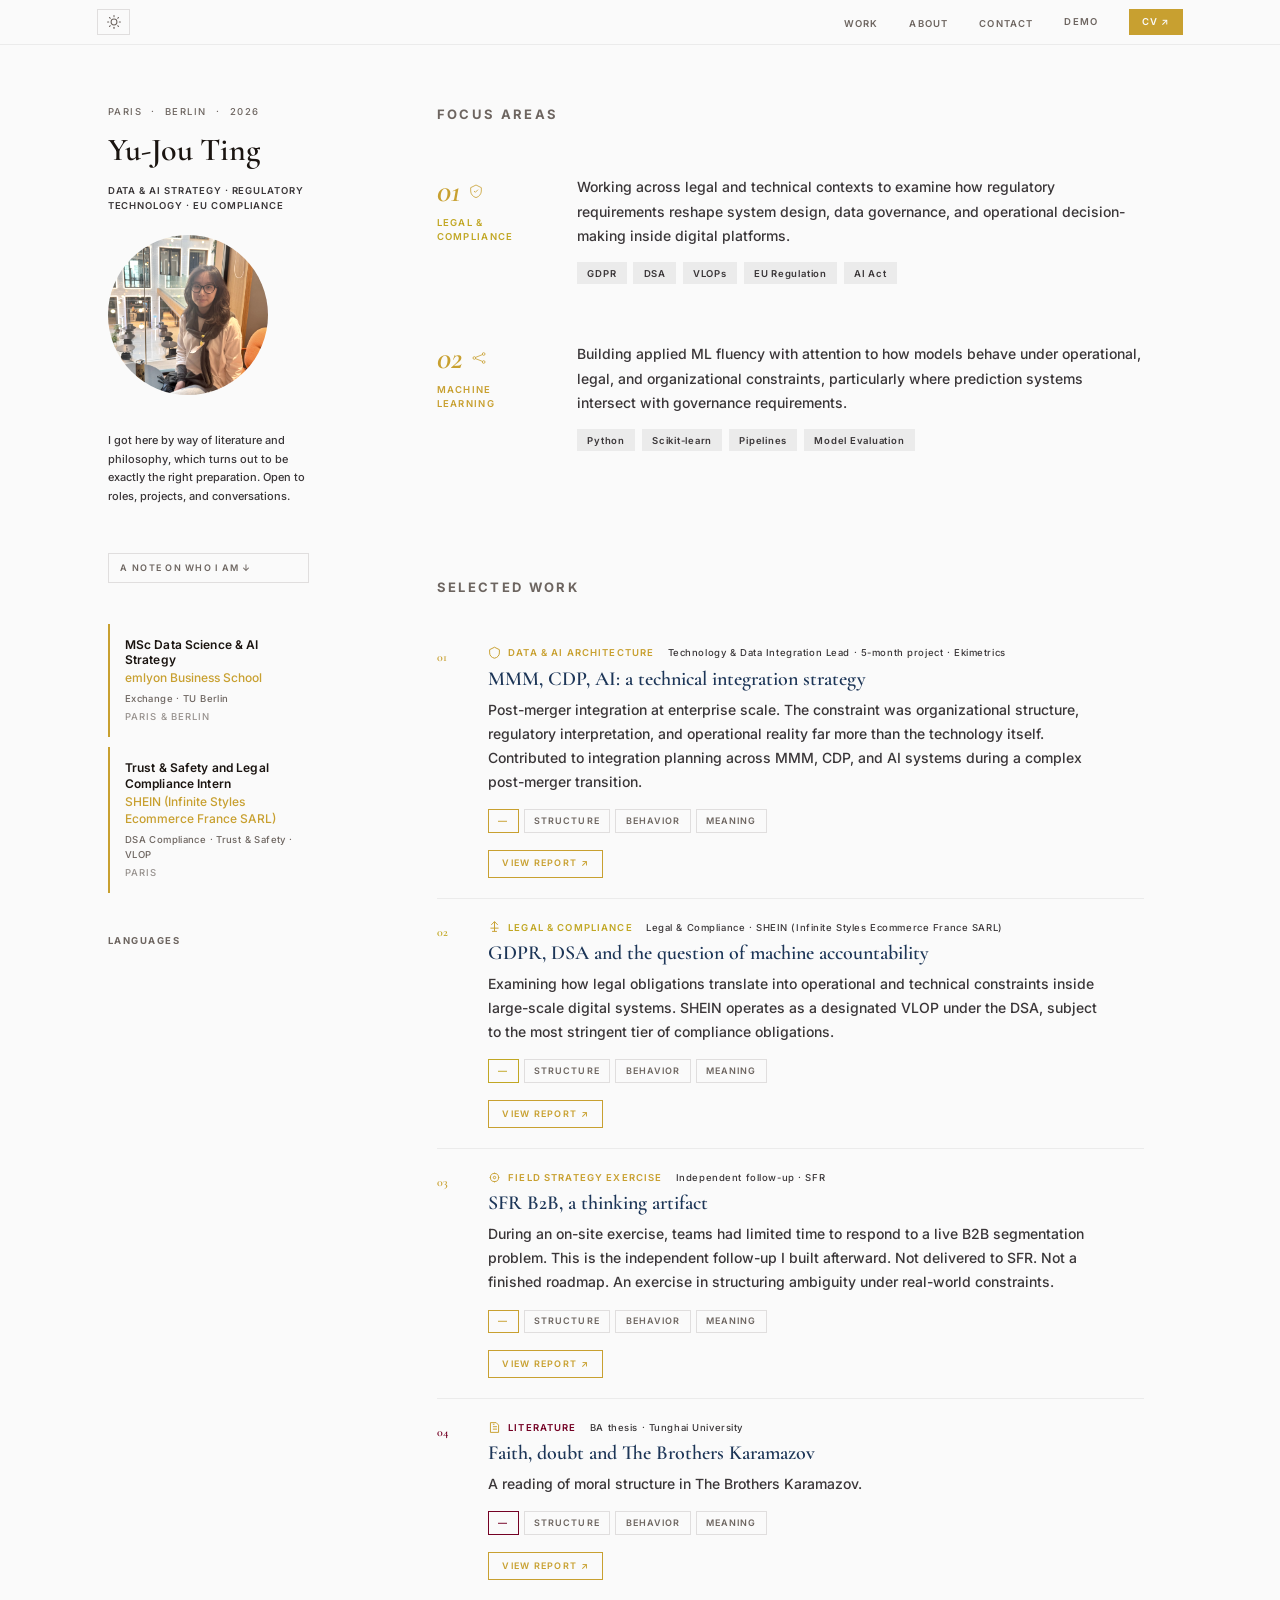
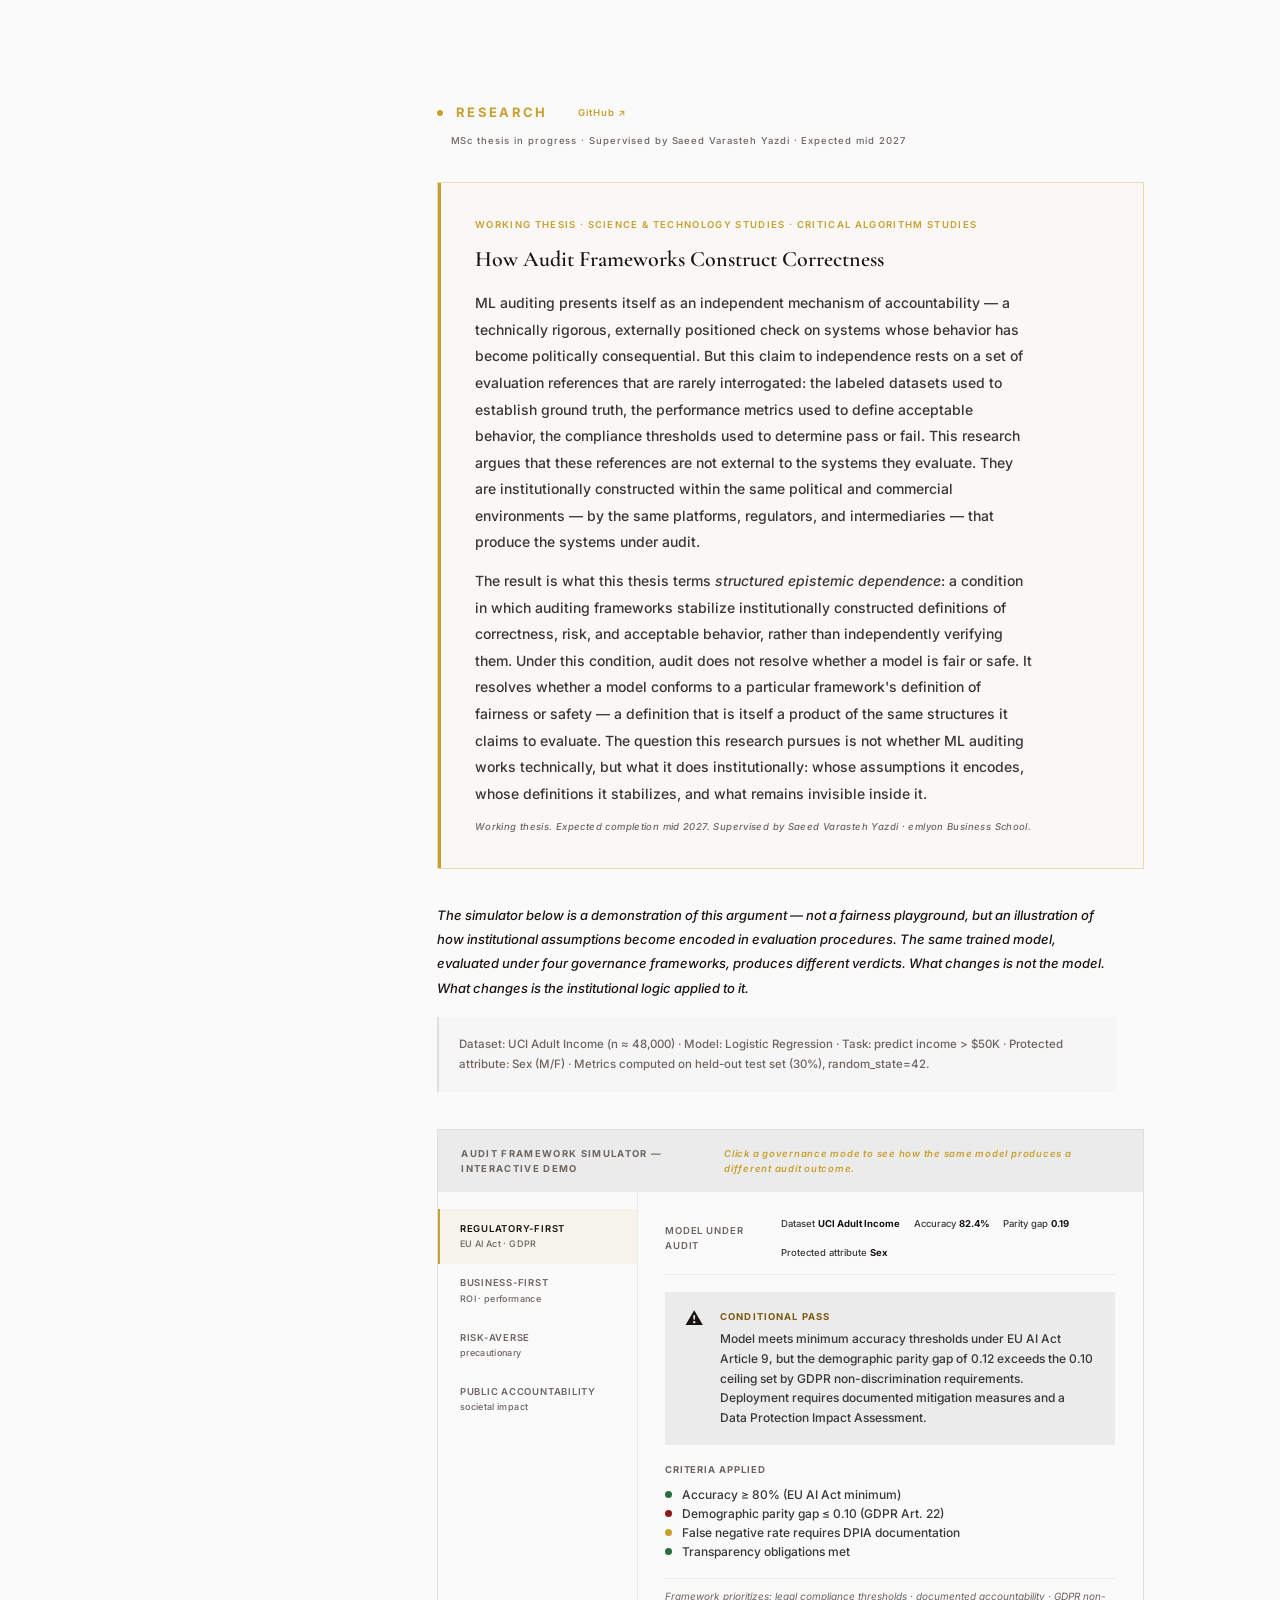
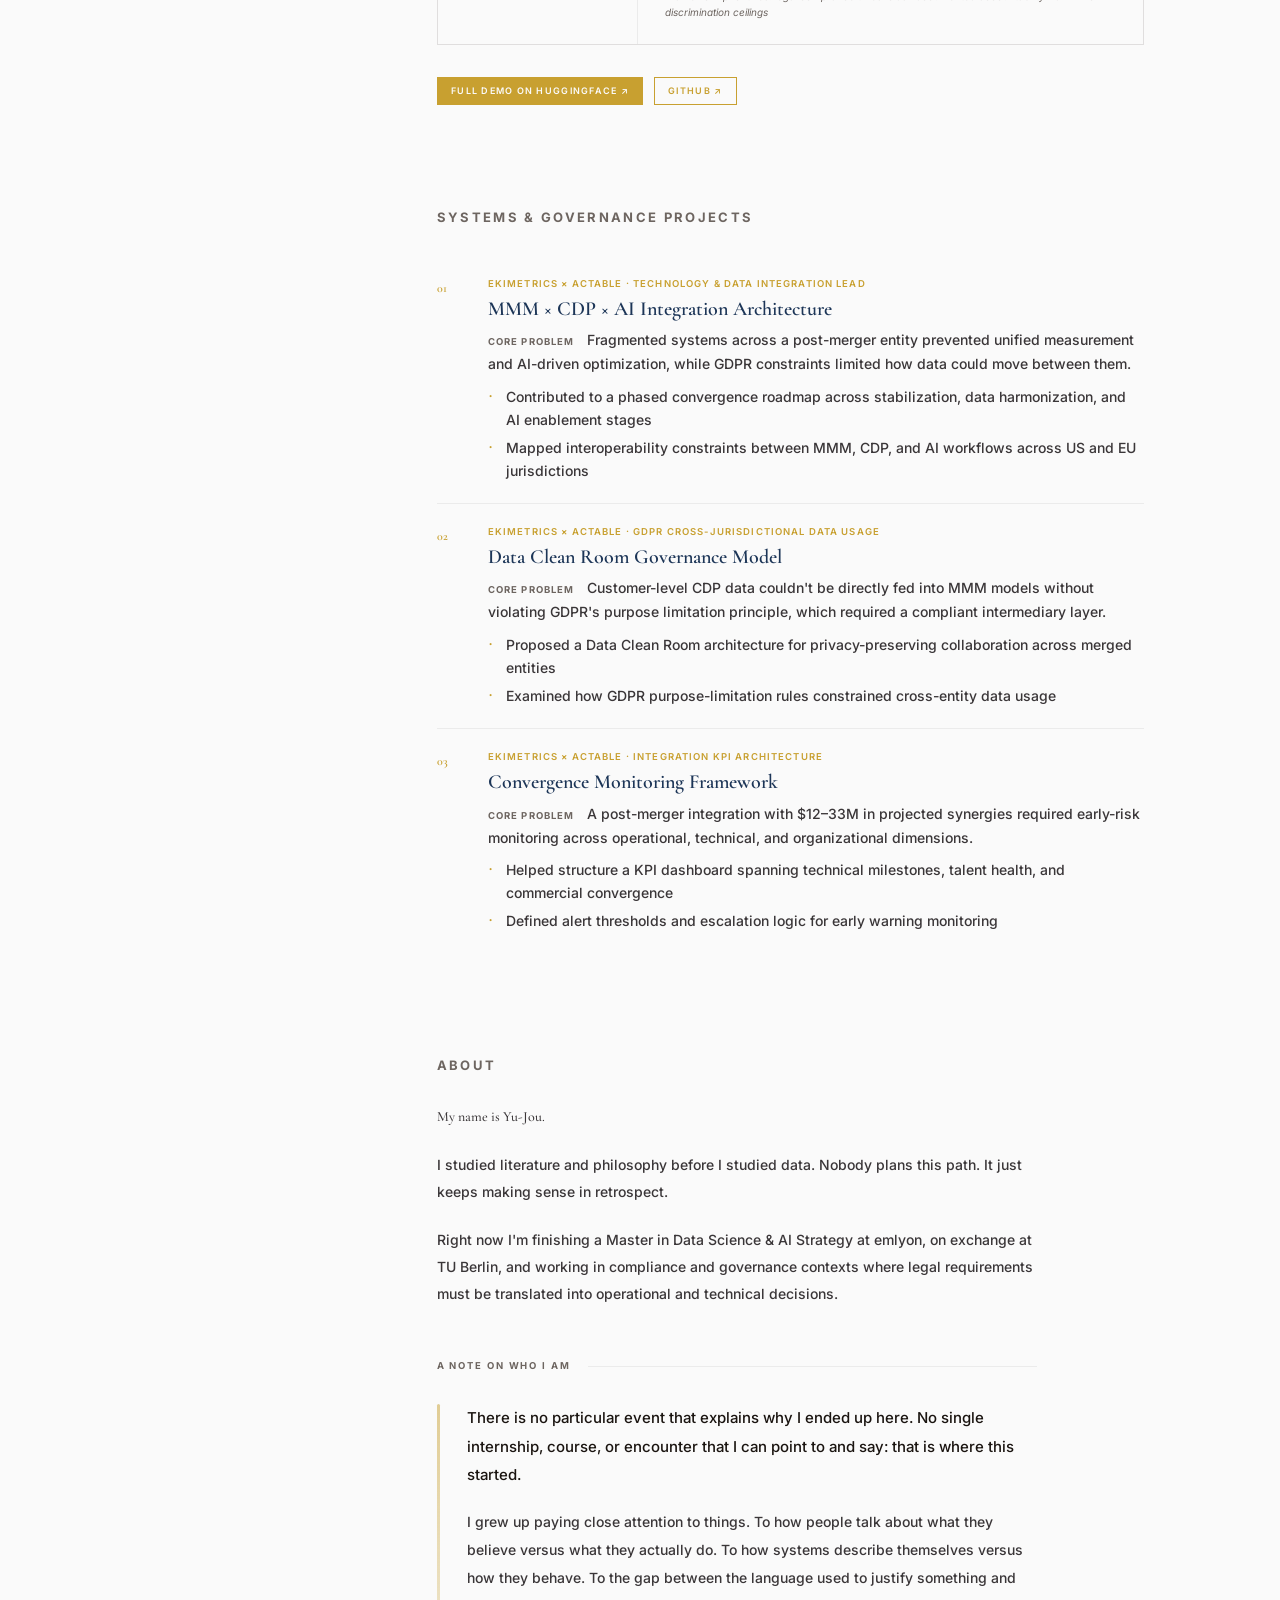
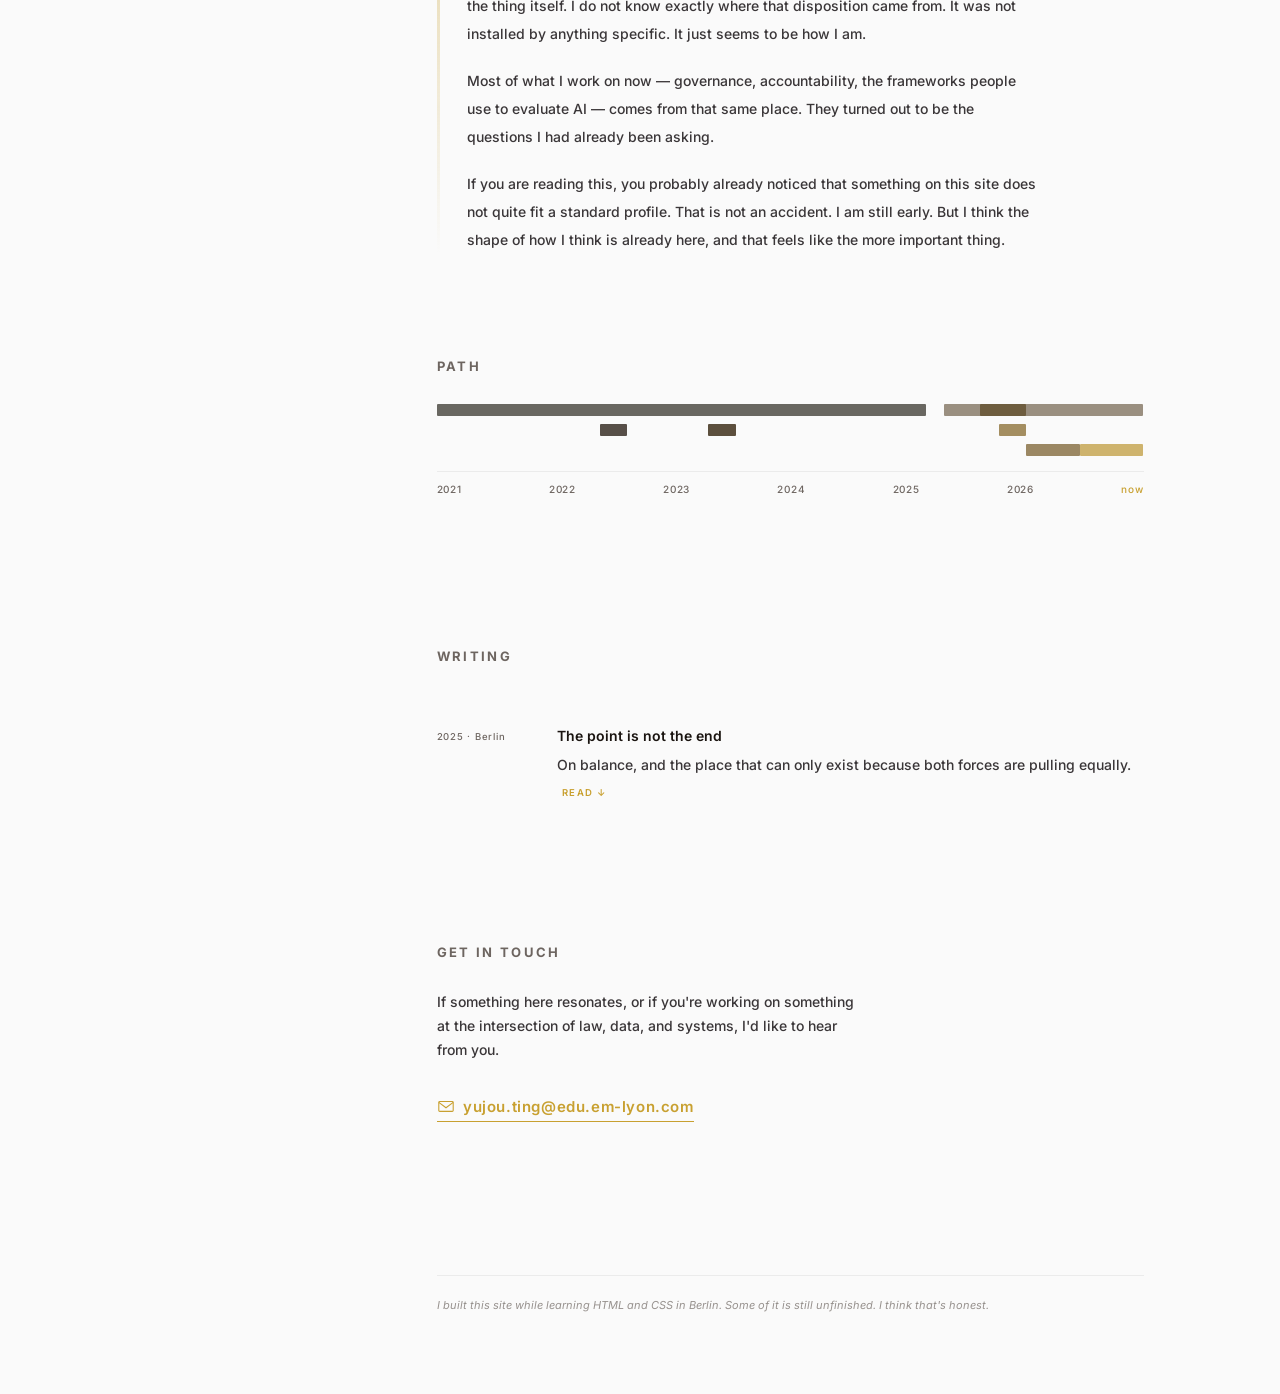
<file: index.html>
<!DOCTYPE html>
<html lang="en">
<head>
  <meta charset="UTF-8">
  <meta name="viewport" content="width=device-width, initial-scale=1.0">
  <title>Yu-Jou Ting — AI Governance · Regulatory Technology · Data Strategy</title>
  <meta name="description" content="Yu-Jou (Everdinne) — Master in Data Science & AI Strategy at emlyon. Working at the intersection of GDPR/DSA compliance, AI governance, Trust & Safety, and VLOP regulatory frameworks. Based in Paris & Berlin.">
  <meta property="og:title" content="Yu-Jou Ting — Data & AI Strategy">
  <meta property="og:description" content="Data & AI Strategy · Regulatory Technology · EU Compliance. Based in Paris & Berlin.">
  <meta property="og:type" content="website">
  <meta name="theme-color" content="#fafafa">
  <link rel="preconnect" href="https://fonts.googleapis.com">
  <link rel="preconnect" href="https://fonts.gstatic.com" crossorigin>
  <link href="https://fonts.googleapis.com/css2?family=Cormorant+Garamond:ital,wght@0,400;0,600;0,700;1,400;1,600;1,700&family=DM+Serif+Display:ital@0;1&family=Lora:wght@600;700&family=Inter:wght@300;400;600&display=swap" rel="stylesheet">
  <link rel="stylesheet" href="style.css">
</head>
<body>

  <nav class="topbar">
    <div class="topbar-inner">
      <button class="topbar-theme-toggle" id="theme-toggle" aria-label="Toggle dark mode">
        <svg class="icon-sun" width="14" height="14" viewBox="0 0 24 24" fill="none" stroke="currentColor" stroke-width="1.8" stroke-linecap="round" stroke-linejoin="round"><circle cx="12" cy="12" r="5"/><line x1="12" y1="1" x2="12" y2="3"/><line x1="12" y1="21" x2="12" y2="23"/><line x1="4.22" y1="4.22" x2="5.64" y2="5.64"/><line x1="18.36" y1="18.36" x2="19.78" y2="19.78"/><line x1="1" y1="12" x2="3" y2="12"/><line x1="21" y1="12" x2="23" y2="12"/><line x1="4.22" y1="19.78" x2="5.64" y2="18.36"/><line x1="18.36" y1="5.64" x2="19.78" y2="4.22"/></svg>
        <svg class="icon-moon" width="14" height="14" viewBox="0 0 24 24" fill="none" stroke="currentColor" stroke-width="1.8" stroke-linecap="round" stroke-linejoin="round"><path d="M21 12.79A9 9 0 1 1 11.21 3 7 7 0 0 0 21 12.79z"/></svg>
      </button>
      <div class="topbar-links">
        <div class="topbar-dropdown">
          <span class="topbar-dropdown-label">Work</span>
          <div class="topbar-dropdown-menu">
            <div class="topbar-dropdown-menu-inner">
              <a href="#work">Selected Work</a>
              <a href="#research">Research</a>
              <a href="#systems">Systems & Governance</a>
            </div>
          </div>
        </div>
        <div class="topbar-dropdown">
          <span class="topbar-dropdown-label">About</span>
          <div class="topbar-dropdown-menu">
            <div class="topbar-dropdown-menu-inner">
              <a href="#about">About</a>
              <a href="#writing">Writing</a>
            </div>
          </div>
        </div>
        <div class="topbar-dropdown">
          <span class="topbar-dropdown-label">Contact</span>
          <div class="topbar-dropdown-menu">
            <div class="topbar-dropdown-menu-inner">
              <a href="mailto:yujou.ting@edu.em-lyon.com">Email</a>
              <a href="https://www.linkedin.com/in/yu-jou-ting-1a466a3a7" target="_blank" rel="noopener">LinkedIn</a>
              <a href="https://github.com/everdinne" target="_blank" rel="noopener">GitHub</a>
            </div>
          </div>
        </div>
        <a href="https://huggingface.co/spaces/everdinne/audit-framework-simulator" target="_blank" rel="noopener" class="topbar-hf"> Demo</a>
        <a href="assets/reports/YuJou_Ting_CV_2026.pdf" class="topbar-cv" target="_blank" rel="noopener">CV ↗</a>
      </div>
    </div>
  </nav>
  <div class="cursor-glow" id="cursor-glow"></div>
  <div class="cursor-dot"  id="cursor-dot"></div>

  <div class="layout">

    <!-- ── SIDEBAR ── -->
    <aside class="sidebar">
      <div class="sidebar-top">
        <p class="sidebar-eyebrow">Paris &nbsp;·&nbsp; Berlin &nbsp;·&nbsp; <span id="eyebrow-year"></span></p>
        <p class="hero-quote" id="hero-quote">Yu-Jou Ting</p>
        <p class="hero-position">Data &amp; AI Strategy · Regulatory Technology · EU Compliance</p>
        <img src="IMG_6908.jpg" alt="Yu-Jou Ting" class="profile-pic">
      </div>

      <p class="hero-sub">I got here by way of literature and philosophy, which turns out to be exactly the right preparation. Open to roles, projects, and conversations.</p>
      <a href="#about" class="hero-more-link">A note on who I am ↓</a>

      <div class="sidebar-cards">
        <div class="sidebar-card">
          <span class="card-role">MSc Data Science &amp; AI Strategy</span>
          <span class="card-org">emlyon Business School</span>
          <span class="card-detail">Exchange · TU Berlin</span>
          <span class="card-location">Paris &amp; Berlin</span>
        </div>
        <div class="sidebar-card sidebar-card--accent">
          <span class="card-role">Trust & Safety and Legal Compliance Intern</span>
          <span class="card-org">SHEIN (Infinite Styles Ecommerce France SARL)</span>
          <span class="card-detail">DSA Compliance · Trust &amp; Safety · VLOP</span>
          <span class="card-location">Paris</span>
        </div>
      </div>

      <div class="sidebar-meta">
        <div class="sidebar-meta-block">
          <span class="sidebar-meta-label">Languages</span>
          <div class="sidebar-lang-grid">
            <span class="lang-item">Mandarin <span class="lang-level">native</span></span>
            <span class="lang-item">English <span class="lang-level">fluent</span></span>
            <span class="lang-item">French <span class="lang-level">working</span></span>
          </div>
        </div>
        <div class="sidebar-meta-block">
          <span class="sidebar-meta-label">Tools &amp; Skills</span>
          <div class="sidebar-tools-grid">
            <span class="tool-chip">Python</span>
            <span class="tool-chip">R</span>
            <span class="tool-chip">SQL</span>
            <span class="tool-chip">NumPy</span>
            <span class="tool-chip">Pandas</span>
            <span class="tool-chip">Power BI</span>
            <span class="tool-chip">Git</span>
            <span class="tool-chip">GDPR</span>
            <span class="tool-chip">DSA</span>
            <span class="tool-chip">HTML · CSS</span>
          </div>
        </div>
        <div class="sidebar-meta-block">
          <span class="sidebar-meta-label">Interests</span>
          <div class="sidebar-interests-grid">
            <span class="interest-chip">Piano</span>
            <span class="interest-chip">Classical guitar</span>
            <span class="interest-chip">Reading</span>
            <span class="interest-chip">Tennis</span>
            <span class="interest-chip">Running</span>
            <span class="interest-chip">Cycling</span>
          </div>
        </div>
      </div>

      <footer class="sidebar-footer">
        <span>© <span id="footer-copy-year"></span> Yu-Jou Ting</span>
        <span id="footer-date" class="footer-date"></span>
        <span class="footer-updated">Updated <span id="last-updated"></span></span>
      </footer>
    </aside>

    <!-- ── MAIN ── -->
    <main class="main">

      <!-- FOCUS AREAS -->
      <section class="impact" id="focus" data-theme="structure" data-context="Structure">
        <p class="section-label">Focus areas</p>
        <div class="impact-anno">
          <div class="impact-anno-left">
            <div class="impact-anno-header">
              <div class="impact-anno-num">01</div>
              <svg class="focus-icon" viewBox="0 0 24 24" fill="none" stroke="currentColor" stroke-width="1.2"><path d="M12 3L4 7v5c0 4.5 3.3 8.7 8 9.9 4.7-1.2 8-5.4 8-9.9V7L12 3z"/><path d="M9 12l2 2 4-4"/></svg>
            </div>
            <div class="impact-anno-domain legal">Legal &amp;<br>Compliance</div>
          </div>
          <div class="impact-anno-right">
            <p class="impact-text">Working across legal and technical contexts to examine how regulatory requirements reshape system design, data governance, and operational decision-making inside digital platforms.</p>
            <div class="impact-chips">
              <span class="impact-chip">GDPR</span>
              <span class="impact-chip">DSA</span>
              <span class="impact-chip">VLOPs</span>
              <span class="impact-chip">EU Regulation</span>
              <span class="impact-chip">AI Act</span>
            </div>
          </div>
          <div class="impact-anno-left impact-anno-left--b">
            <div class="impact-anno-header">
              <div class="impact-anno-num">02</div>
              <svg class="focus-icon" viewBox="0 0 24 24" fill="none" stroke="currentColor" stroke-width="1.2"><circle cx="5" cy="12" r="2"/><circle cx="19" cy="6" r="2"/><circle cx="19" cy="18" r="2"/><line x1="7" y1="11" x2="17" y2="7"/><line x1="7" y1="13" x2="17" y2="17"/></svg>
            </div>
            <div class="impact-anno-domain data">Machine<br>Learning</div>
          </div>
          <div class="impact-anno-right impact-anno-right--b">
            <p class="impact-text">Building applied ML fluency with attention to how models behave under operational, legal, and organizational constraints, particularly where prediction systems intersect with governance requirements.</p>
            <div class="impact-chips">
              <span class="impact-chip">Python</span>
              <span class="impact-chip">Scikit-learn</span>
              <span class="impact-chip">Pipelines</span>
              <span class="impact-chip">Model Evaluation</span>
            </div>
          </div>
        </div>
      </section>

      <hr>

      <!-- ── SELECTED WORK ── -->
      <section id="work" data-theme="behavior" data-context="Behavior">
        <p class="section-label">Selected work</p>

        <div class="work-item data" data-domain="data"
          data-desc-structure="Post-merger integration at enterprise scale. The constraint was organizational structure, regulatory interpretation, and operational reality far more than the technology itself."
          data-desc-behavior="Where data architecture decisions become organizational decisions, and why that transition is where most integrations quietly fail."
          data-desc-meaning="What it means to build infrastructure that has to survive the people who designed it.">
          <span class="work-num">01</span>
          <div class="work-body">
            <p class="work-tag"><svg class="work-icon" viewBox="0 0 16 16" fill="none" stroke="currentColor" stroke-width="1.2"><path d="M8 1.5L2 4.5v4c0 3 2.2 5.8 6 6.5 3.8-.7 6-3.5 6-6.5v-4L8 1.5z"/></svg> Data &amp; AI Architecture <span class="work-outcome">Technology &amp; Data Integration Lead · 5-month project · Ekimetrics</span></p>
            <p class="work-title">MMM, CDP, AI: a technical integration strategy</p>
            <p class="work-desc">Post-merger integration at enterprise scale. The constraint was organizational structure, regulatory interpretation, and operational reality far more than the technology itself. Contributed to integration planning across MMM, CDP, and AI systems during a complex post-merger transition.</p>
            <div class="work-perspectives">
              <button class="perspective-tab active" data-perspective="original">—</button>
              <button class="perspective-tab" data-perspective="structure">Structure</button>
              <button class="perspective-tab" data-perspective="behavior">Behavior</button>
              <button class="perspective-tab" data-perspective="meaning">Meaning</button>
            </div>
            <a class="work-report-btn" href="assets/reports/Ekimetrics_Report.pdf" target="_blank">View Report ↗</a>
          </div>
          <span class="work-arrow-placeholder"></span>
        </div>

        <div class="work-item legal" data-domain="legal"
          data-desc-structure="Filling the gap between legal obligation and technical reality in EU systems."
          data-desc-behavior="Where compliance breaks, and why it tends to break in the same places."
          data-desc-meaning="What it means to hold something accountable when no one is actually deciding.">
          <span class="work-num">02</span>
          <div class="work-body">
            <p class="work-tag"><svg class="work-icon" viewBox="0 0 16 16" fill="none" stroke="currentColor" stroke-width="1.2"><path d="M8 2v12M4 6l4-4 4 4M3 10h10M5 14h6"/></svg> Legal &amp; Compliance <span class="work-outcome">Legal &amp; Compliance · SHEIN (Infinite Styles Ecommerce France SARL)</span></p>
            <p class="work-title">GDPR, DSA and the question of machine accountability</p>
            <p class="work-desc">Examining how legal obligations translate into operational and technical constraints inside large-scale digital systems. SHEIN operates as a designated VLOP under the DSA, subject to the most stringent tier of compliance obligations.</p>
            <div class="work-perspectives">
              <button class="perspective-tab active" data-perspective="original">—</button>
              <button class="perspective-tab" data-perspective="structure">Structure</button>
              <button class="perspective-tab" data-perspective="behavior">Behavior</button>
              <button class="perspective-tab" data-perspective="meaning">Meaning</button>
            </div>
            <a class="work-report-btn" href="assets/reports/gdpr_dsa_report.pdf" target="_blank">View Report ↗</a>
          </div>
          <span class="work-arrow-placeholder"></span>
        </div>

        <div class="work-item data" data-domain="data"
          data-desc-structure="Problem reframing under ambiguity: why SFR's segmentation logic was wrong before the data question."
          data-desc-behavior="Hypothesis-driven design: how to surface digital dependency before it becomes visible in usage data."
          data-desc-meaning="On the difference between measuring what exists and knowing what matters.">
          <span class="work-num">03</span>
          <div class="work-body">
            <p class="work-tag"><svg class="work-icon" viewBox="0 0 16 16" fill="none" stroke="currentColor" stroke-width="1.2"><circle cx="8" cy="8" r="5"/><circle cx="8" cy="8" r="1.5"/><line x1="8" y1="2" x2="8" y2="3.5"/><line x1="8" y1="12.5" x2="8" y2="14"/><line x1="2" y1="8" x2="3.5" y2="8"/><line x1="12.5" y1="8" x2="14" y2="8"/></svg> Field Strategy Exercise <span class="work-outcome">Independent follow-up · SFR</span></p>
            <p class="work-title">SFR B2B, a thinking artifact</p>
            <p class="work-desc">During an on-site exercise, teams had limited time to respond to a live B2B segmentation problem. This is the independent follow-up I built afterward. Not delivered to SFR. Not a finished roadmap. An exercise in structuring ambiguity under real-world constraints.</p>
            <div class="work-perspectives">
              <button class="perspective-tab active" data-perspective="original">—</button>
              <button class="perspective-tab" data-perspective="structure">Structure</button>
              <button class="perspective-tab" data-perspective="behavior">Behavior</button>
              <button class="perspective-tab" data-perspective="meaning">Meaning</button>
            </div>
            <a class="work-report-btn" href="assets/reports/sfr_analysis.pdf" target="_blank">View Report ↗</a>
          </div>
          <span class="work-arrow-placeholder"></span>
        </div>

        <div class="work-item literature" data-domain="literature"
          data-desc-structure="A reading of moral structure in The Brothers Karamazov."
          data-desc-behavior="How Ivan Karamazov's arguments work, and why they keep working on you."
          data-desc-meaning="On the ethics of certainty, and why being right doesn't resolve it.">
          <span class="work-num">04</span>
          <div class="work-body">
            <p class="work-tag"><svg class="work-icon" viewBox="0 0 16 16" fill="none" stroke="currentColor" stroke-width="1.2"><path d="M3 2h7l3 3v9H3V2z"/><line x1="6" y1="7" x2="11" y2="7"/><line x1="6" y1="10" x2="11" y2="10"/><line x1="6" y1="4" x2="8" y2="4"/></svg> Literature <span class="work-outcome">BA thesis · Tunghai University</span></p>
            <p class="work-title">Faith, doubt and The Brothers Karamazov</p>
            <p class="work-desc">A reading of moral structure in The Brothers Karamazov.</p>
            <div class="work-perspectives">
              <button class="perspective-tab active" data-perspective="original">—</button>
              <button class="perspective-tab" data-perspective="structure">Structure</button>
              <button class="perspective-tab" data-perspective="behavior">Behavior</button>
              <button class="perspective-tab" data-perspective="meaning">Meaning</button>
            </div>
            <a class="work-report-btn" href="assets/reports/karamazov_analysis.pdf" target="_blank">View Report ↗</a>
          </div>
          <span class="work-arrow-placeholder"></span>
        </div>
      </section>

      <hr>

      <!-- ── RESEARCH ── -->
      <section id="research" data-theme="meaning" data-context="Meaning">
        <p class="research-section-label">Research <a href="https://github.com/everdinne/audit-framework-simulator" target="_blank" rel="noopener" class="section-github">GitHub ↗</a></p>
        <p class="research-section-kicker">MSc thesis in progress · Supervised by Saeed Varasteh Yazdi · Expected mid 2027</p>

        <div class="research-featured">
          <p class="research-featured-meta">Working Thesis · Science &amp; Technology Studies · Critical Algorithm Studies</p>
          <p class="research-featured-title">How Audit Frameworks Construct Correctness</p>
          <p class="research-featured-desc">ML auditing presents itself as an independent mechanism of accountability — a technically rigorous, externally positioned check on systems whose behavior has become politically consequential. But this claim to independence rests on a set of evaluation references that are rarely interrogated: the labeled datasets used to establish ground truth, the performance metrics used to define acceptable behavior, the compliance thresholds used to determine pass or fail. This research argues that these references are not external to the systems they evaluate. They are institutionally constructed within the same political and commercial environments — by the same platforms, regulators, and intermediaries — that produce the systems under audit.</p>
          <p class="research-featured-desc">The result is what this thesis terms <em>structured epistemic dependence</em>: a condition in which auditing frameworks stabilize institutionally constructed definitions of correctness, risk, and acceptable behavior, rather than independently verifying them. Under this condition, audit does not resolve whether a model is fair or safe. It resolves whether a model conforms to a particular framework's definition of fairness or safety — a definition that is itself a product of the same structures it claims to evaluate. The question this research pursues is not whether ML auditing works technically, but what it does institutionally: whose assumptions it encodes, whose definitions it stabilizes, and what remains invisible inside it.</p>
          <p class="research-featured-wip">Working thesis. Expected completion mid 2027. Supervised by Saeed Varasteh Yazdi · emlyon Business School.</p>
        </div>

        <p class="research-simulator-framing">The simulator below is a demonstration of this argument — not a fairness playground, but an illustration of how institutional assumptions become encoded in evaluation procedures. The same trained model, evaluated under four governance frameworks, produces different verdicts. What changes is not the model. What changes is the institutional logic applied to it.</p>

        <p class="research-dataset-note">Dataset: UCI Adult Income (n ≈ 48,000) · Model: Logistic Regression · Task: predict income &gt; $50K · Protected attribute: Sex (M/F) · Metrics computed on held-out test set (30%), random_state=42.</p>

        <div class="demo-widget" id="demo-widget">
          <div class="demo-header">
            <span class="demo-header-label">Audit Framework Simulator — Interactive Demo</span>
            <span class="demo-header-tag">Click a governance mode to see how the same model produces a different audit outcome.</span>
          </div>
          <div class="demo-body">
            <div class="demo-modes" id="demo-modes">
              <button class="demo-mode-btn active" data-mode="regulatory">
                <span class="mode-name">Regulatory-first</span>
                <span class="mode-sub">EU AI Act · GDPR</span>
              </button>
              <button class="demo-mode-btn" data-mode="business">
                <span class="mode-name">Business-first</span>
                <span class="mode-sub">ROI · performance</span>
              </button>
              <button class="demo-mode-btn" data-mode="risk">
                <span class="mode-name">Risk-averse</span>
                <span class="mode-sub">precautionary</span>
              </button>
              <button class="demo-mode-btn" data-mode="public">
                <span class="mode-name">Public accountability</span>
                <span class="mode-sub">societal impact</span>
              </button>
            </div>
            <div class="demo-panel" id="demo-panel">
              <div class="demo-model-info">
                <span class="demo-model-label">Model under audit</span>
                <div class="demo-model-stats">
                  <span class="demo-stat">Dataset <strong>UCI Adult Income</strong></span>
                  <span class="demo-stat">Accuracy <strong>82.4%</strong></span>
                  <span class="demo-stat">Parity gap <strong>0.19</strong></span>
                  <span class="demo-stat">Protected attribute <strong>Sex</strong></span>
                </div>
              </div>
              <div class="demo-verdict-box" id="demo-verdict-box">
                <div class="demo-verdict-icon" id="demo-verdict-icon">⚠️</div>
                <div class="demo-verdict-content">
                  <span class="demo-verdict-status conditional" id="demo-verdict-status">Conditional Pass</span>
                  <p class="demo-verdict-reason" id="demo-verdict-reason">Model meets minimum accuracy thresholds under EU AI Act Article 9, but the demographic parity gap of 0.12 exceeds the 0.10 ceiling set by GDPR non-discrimination requirements. Deployment requires documented mitigation measures and a Data Protection Impact Assessment.</p>
                </div>
              </div>
              <div class="demo-criteria">
                <p class="demo-criteria-label">Criteria applied</p>
                <div id="demo-criteria-list">
                  <div class="demo-criterion"><span class="crit-dot pass"></span>Accuracy ≥ 80% (EU AI Act minimum)</div>
                  <div class="demo-criterion"><span class="crit-dot fail"></span>Demographic parity gap ≤ 0.10 (GDPR Art. 22)</div>
                  <div class="demo-criterion"><span class="crit-dot warn"></span>False negative rate requires DPIA documentation</div>
                  <div class="demo-criterion"><span class="crit-dot pass"></span>Transparency obligations met</div>
                </div>
              </div>
              <p class="demo-footer-note" id="demo-footer-note">Framework prioritizes: legal compliance thresholds · documented accountability · GDPR non-discrimination ceilings</p>
            </div>
          </div>
        </div>
        <div style="display:flex;gap:.6rem;margin-top:1.2rem;">
          <a href="https://huggingface.co/spaces/everdinne/audit-framework-simulator" target="_blank" rel="noopener" class="work-report-btn work-report-btn--primary">Full Demo on HuggingFace ↗</a>
          <a href="https://github.com/everdinne/audit-framework-simulator" target="_blank" rel="noopener" class="work-report-btn">GitHub ↗</a>
        </div>
      </section>

      <hr>

      <!-- ── SYSTEMS & GOVERNANCE ── -->
      <section id="systems" data-theme="behavior" data-context="Behavior">
        <p class="section-label">Systems &amp; Governance Projects</p>

        <div class="sgp-item">
          <span class="sgp-num">01</span>
          <div class="sgp-body">
            <p class="sgp-context">Ekimetrics × Actable · Technology &amp; Data Integration Lead</p>
            <p class="sgp-title">MMM × CDP × AI Integration Architecture</p>
            <p class="sgp-problem"><span class="sgp-problem-label">Core problem</span> Fragmented systems across a post-merger entity prevented unified measurement and AI-driven optimization, while GDPR constraints limited how data could move between them.</p>
            <ul class="sgp-bullets">
              <li>Contributed to a phased convergence roadmap across stabilization, data harmonization, and AI enablement stages</li>
              <li>Mapped interoperability constraints between MMM, CDP, and AI workflows across US and EU jurisdictions</li>
            </ul>
          </div>
        </div>

        <div class="sgp-item">
          <span class="sgp-num">02</span>
          <div class="sgp-body">
            <p class="sgp-context">Ekimetrics × Actable · GDPR Cross-Jurisdictional Data Usage</p>
            <p class="sgp-title">Data Clean Room Governance Model</p>
            <p class="sgp-problem"><span class="sgp-problem-label">Core problem</span> Customer-level CDP data couldn't be directly fed into MMM models without violating GDPR's purpose limitation principle, which required a compliant intermediary layer.</p>
            <ul class="sgp-bullets">
              <li>Proposed a Data Clean Room architecture for privacy-preserving collaboration across merged entities</li>
              <li>Examined how GDPR purpose-limitation rules constrained cross-entity data usage</li>
            </ul>
          </div>
        </div>

        <div class="sgp-item">
          <span class="sgp-num">03</span>
          <div class="sgp-body">
            <p class="sgp-context">Ekimetrics × Actable · Integration KPI Architecture</p>
            <p class="sgp-title">Convergence Monitoring Framework</p>
            <p class="sgp-problem"><span class="sgp-problem-label">Core problem</span> A post-merger integration with $12–33M in projected synergies required early-risk monitoring across operational, technical, and organizational dimensions.</p>
            <ul class="sgp-bullets">
              <li>Helped structure a KPI dashboard spanning technical milestones, talent health, and commercial convergence</li>
              <li>Defined alert thresholds and escalation logic for early warning monitoring</li>
            </ul>
          </div>
        </div>
      </section>

      <hr>

      <!-- ── ABOUT ── -->
      <section id="about" data-theme="structure" data-context="Structure">
        <p class="section-label">About</p>
        <div class="about-text">
          <p class="about-name-line">My name is Yu-Jou.</p>
          <p>I studied literature and philosophy before I studied data. Nobody plans this path. It just keeps making sense in retrospect.</p>
          <p>Right now I'm finishing a Master in Data Science &amp; AI Strategy at emlyon, on exchange at TU Berlin, and working in compliance and governance contexts where legal requirements must be translated into operational and technical decisions.</p>
        </div>

        <!-- Who I am note -->
        <div class="about-note" id="about-note">
          <div class="about-note-header">
            <span class="about-note-label">A note on who I am</span>
            <div class="about-note-rule"></div>
          </div>
          <div class="about-note-body">
            <div class="about-note-spine"></div>
            <div class="about-note-content">
              <p>There is no particular event that explains why I ended up here. No single internship, course, or encounter that I can point to and say: that is where this started.</p>
              <p>I grew up paying close attention to things. To how people talk about what they believe versus what they actually do. To how systems describe themselves versus how they behave. To the gap between the language used to justify something and the thing itself. I do not know exactly where that disposition came from. It was not installed by anything specific. It just seems to be how I am.</p>
              <p>Most of what I work on now — governance, accountability, the frameworks people use to evaluate AI — comes from that same place. They turned out to be the questions I had already been asking.</p>
              <p>If you are reading this, you probably already noticed that something on this site does not quite fit a standard profile. That is not an accident. I am still early. But I think the shape of how I think is already here, and that feels like the more important thing.</p>
            </div>
          </div>
        </div>
      </section>

      <hr>

      <!-- TIMELINE -->
      <section class="timeline-section" id="timeline">
        <p class="section-label">Path</p>
        <div class="timeline-track" id="timeline-track"></div>
        <div class="timeline-axis">
          <span>2021</span><span>2022</span><span>2023</span><span>2024</span><span>2025</span><span>2026</span>
          <span class="tl-now">now</span>
        </div>
        <div class="timeline-detail" id="timeline-detail">
          <span class="timeline-detail-text">hover a band to see more</span>
        </div>
      </section>

      <hr>

      <!-- WRITING -->
      <section id="writing" data-theme="meaning" data-context="Meaning">
        <p class="section-label">Writing</p>
        <div class="writing-item writing-item--minimal">
          <span class="writing-date">2025 · Berlin</span>
          <div class="writing-body">
            <p class="writing-title">The point is not the end</p>
            <p class="writing-desc">On balance, and the place that can only exist because both forces are pulling equally. <button class="writing-toggle writing-toggle--inline" aria-expanded="false">Read <span>↓</span></button></p>
            <div class="writing-full">
              <div class="writing-full-inner">
                <p>I keep coming back to this idea: that the opposite of everything-is-different and the opposite of everything-is-the-same might be the same place.</p>
                <p>Not because distinctions don't matter. They do. But at a certain point, if you push far enough in either direction, you end up somewhere that looks like the other side. Maximum chaos and maximum order both produce something that feels like stillness.</p>
                <p>I don't think the goal is to reach that stillness by dissolving everything into it. I think the goal is to find the point where both sides are still true, where you can feel the difference and the sameness at the same time without needing to resolve them. That point is not a compromise though; it's more like a place that can only exist because both forces are pulling equally.</p>
                <p>I studied business and I studied literature and philosophy, and I've noticed something: the further I go into one, the further it seems to take me from the other, but also, strangely, closer to it. Commerce brings me closer to how the world actually works and further from why it works that way. Philosophy reverses that. I don't think either direction is wrong. I think the interesting place is the one you can only stand in if you've gone far enough in both.</p>
                <p>This isn't a position I arrived at by being taught it. It came from not being understood, which is its own kind of education. When the world doesn't quite register what you're doing or why, you start having to figure it out yourself. That's uncomfortable. It's also, I think, how you actually learn what you believe.</p>
                <p>I'm not interested in conclusions. I'm interested in the moment where both things are still true.</p>
              </div>
            </div>
          </div>
        </div>
      </section>

      <hr>

      <!-- CONTACT -->
      <section class="contact-section">
        <p class="section-label">Get in touch</p>
        <div class="contact-box">
          <p class="contact-text">If something here resonates, or if you're working on something at the intersection of law, data, and systems, I'd like to hear from you.</p>
          <a href="mailto:yujou.ting@edu.em-lyon.com" class="contact-link">
            <svg class="contact-icon" viewBox="0 0 20 20" fill="none" stroke="currentColor" stroke-width="1.2"><rect x="2" y="5" width="16" height="11" rx="1"/><path d="M2 6l8 6 8-6"/></svg>
            yujou.ting@edu.em-lyon.com
          </a>
        </div>
      </section>

      <hr>

      <div class="note-footer">
        <p class="note-footer-text">I built this site while learning HTML and CSS in Berlin. Some of it is still unfinished. I think that's honest.</p>
      </div>

    </main>
  </div>

  <!-- PDF MODAL -->
  <div class="pdf-modal" id="pdf-modal" role="dialog" aria-modal="true" aria-label="PDF viewer">
    <div class="pdf-modal-overlay" id="pdf-modal-overlay"></div>
    <div class="pdf-modal-content">
      <button class="pdf-close" id="pdf-close" aria-label="Close">&times;</button>
      <div class="pdf-header"><p class="pdf-intro" id="pdf-intro"></p></div>
      <div class="pdf-frame-wrap">
        <div class="pdf-loading" id="pdf-loading">Loading document…</div>
        <div class="pdf-fallback" id="pdf-fallback" style="display:none;">
          <p>Preview unavailable in this browser.</p>
          <a id="pdf-fallback-link" href="" download class="pdf-fallback-btn">Download PDF instead</a>
        </div>
        <iframe id="pdf-viewer" src="" title="PDF Document" tabindex="0"></iframe>
      </div>
      <a id="pdf-download" class="pdf-download-btn" href="" download>Download PDF</a>
    </div>
  </div>

  <script>
    const LAST_UPDATED = '2026-04-30';
    document.getElementById('eyebrow-year').textContent = new Date().getFullYear();

    // Dropdown menus — hover with close delay so menu stays reachable
    document.querySelectorAll('.topbar-dropdown').forEach(dropdown => {
      let closeTimer = null;

      function openMenu() {
        clearTimeout(closeTimer);
        document.querySelectorAll('.topbar-dropdown').forEach(d => {
          if (d !== dropdown) d.classList.remove('open');
        });
        dropdown.classList.add('open');
      }

      function closeMenu() {
        closeTimer = setTimeout(() => dropdown.classList.remove('open'), 120);
      }

      dropdown.addEventListener('mouseenter', openMenu);
      dropdown.addEventListener('mouseleave', closeMenu);

      // Click label toggles on mobile / keyboard
      dropdown.querySelector('.topbar-dropdown-label').addEventListener('click', () => {
        dropdown.classList.toggle('open');
      });

      // Close when clicking a menu link
      dropdown.querySelectorAll('.topbar-dropdown-menu a').forEach(a => {
        a.addEventListener('click', () => dropdown.classList.remove('open'));
      });
    });

    // Close all dropdowns when clicking outside
    document.addEventListener('click', e => {
      if (!e.target.closest('.topbar-dropdown')) {
        document.querySelectorAll('.topbar-dropdown').forEach(d => d.classList.remove('open'));
      }
    });

    // Dark mode
    const themeToggle = document.getElementById('theme-toggle');
    if (localStorage.getItem('theme') === 'dark') document.body.classList.add('dark');
    themeToggle.addEventListener('click', () => {
      document.body.classList.toggle('dark');
      localStorage.setItem('theme', document.body.classList.contains('dark') ? 'dark' : 'light');
    });

    // Cursor
    const glow = document.getElementById('cursor-glow');
    const dot = document.getElementById('cursor-dot');
    let rafPending = false;
    document.addEventListener('mousemove', e => {
      if (!rafPending) { rafPending = true; requestAnimationFrame(() => {
        glow.style.left = e.clientX + 'px'; glow.style.top = e.clientY + 'px'; glow.style.opacity = '0.13';
        dot.style.left = e.clientX + 'px'; dot.style.top = e.clientY + 'px'; dot.style.opacity = '0.4';
        rafPending = false;
      }); }
    });
    document.addEventListener('mouseleave', () => { glow.style.opacity = '0'; dot.style.opacity = '0'; });

    // Scroll theme
    const themes = {
      structure: { rule: '#e0dede', ruleSoft: '#ebebeb', inkMid: '#3a3638', bg: '#fafafa', surfaceText: '#1e3a28', accentSoft: '#2e5038' },
      behavior:  { rule: '#e0dede', ruleSoft: '#ebebeb', inkMid: '#3a3638', bg: '#fafafa', surfaceText: '#6B0F1A', accentSoft: '#8a2040' },
      meaning:   { rule: '#e0dede', ruleSoft: '#ebebeb', inkMid: '#3a3638', bg: '#fafafa', surfaceText: '#8B1A3A', accentSoft: '#a04060' }
    };
    let currentTheme = 'structure';
    function applyTheme(key) {
      if (key === currentTheme) return;
      currentTheme = key;
      const t = themes[key], r = document.documentElement;
      r.style.setProperty('--rule', t.rule); r.style.setProperty('--rule-soft', t.ruleSoft);
      r.style.setProperty('--ink-mid', t.inkMid); r.style.setProperty('--bg', t.bg);
      r.style.setProperty('--surface-text', t.surfaceText); r.style.setProperty('--accent-soft', t.accentSoft);
    }
    const obs = new IntersectionObserver(entries => {
      entries.forEach(e => { if (e.isIntersecting && e.intersectionRatio > 0.3) { const t = e.target.dataset.theme; if (t) applyTheme(t); } });
    }, { threshold: [0.1, 0.3, 0.5], rootMargin: '-10% 0px -30% 0px' });
    document.querySelectorAll('[data-theme]').forEach(el => { if (!el.classList.contains('work-item')) obs.observe(el); });

    // Perspective tabs
    document.querySelectorAll('.work-item').forEach(item => {
      const desc = item.querySelector('.work-desc');
      if (desc) item.setAttribute('data-desc-original', desc.textContent.trim());
    });
    document.querySelectorAll('.work-perspectives').forEach(tabs => {
      const item = tabs.closest('.work-item');
      const desc = item.querySelector('.work-desc');
      tabs.addEventListener('click', e => {
        const btn = e.target.closest('.perspective-tab');
        if (!btn) return;
        e.stopPropagation();
        const p = btn.dataset.perspective;
        const newText = p === 'original' ? item.getAttribute('data-desc-original') : item.getAttribute('data-desc-' + p);
        tabs.querySelectorAll('.perspective-tab').forEach(b => b.classList.remove('active'));
        btn.classList.add('active');
        if (desc && newText && desc.textContent !== newText) {
          desc.style.opacity = '0';
          setTimeout(() => { desc.textContent = newText; desc.style.opacity = '1'; }, 180);
        }
      });
    });

    // Hero quote
    const quotes = ["Yu-Jou Ting", "The things that resist being named are usually the ones worth examining.", "道可道，非常道。", "Reading is how I find people who understand things the same way I do.", "I'm trying to learn what I actually think, as opposed to what I've been told to think."];
    let qi = 0;
    const hq = document.getElementById('hero-quote');
    hq.addEventListener('click', () => {
      qi = (qi + 1) % quotes.length;
      hq.style.opacity = '0';
      setTimeout(() => { hq.textContent = quotes[qi]; hq.style.fontStyle = qi === 0 ? 'normal' : 'italic'; hq.style.fontSize = qi === 0 ? '' : '22px'; hq.style.opacity = '1'; }, 300);
    });

    // PDF Modal
    const modal = document.getElementById('pdf-modal'), overlay = document.getElementById('pdf-modal-overlay'),
      viewer = document.getElementById('pdf-viewer'), dlBtn = document.getElementById('pdf-download'),
      closeBtn = document.getElementById('pdf-close'), pdfIntro = document.getElementById('pdf-intro'),
      pdfLoading = document.getElementById('pdf-loading'), pdfFallback = document.getElementById('pdf-fallback'),
      pdfFallbackLink = document.getElementById('pdf-fallback-link');
    document.querySelectorAll('.work-item[data-pdf]').forEach(item => {
      item.addEventListener('click', () => {
        const url = item.getAttribute('data-pdf');
        viewer.src = ''; dlBtn.href = url; pdfIntro.textContent = item.getAttribute('data-intro') || '';
        pdfLoading.style.display = 'flex'; pdfFallback.style.display = 'none'; viewer.style.opacity = '0';
        modal.classList.add('open'); document.body.style.overflow = 'hidden';
        setTimeout(() => {
          viewer.src = url; let loaded = false;
          viewer.onload = () => { loaded = true; pdfLoading.style.display = 'none'; viewer.style.opacity = '1'; };
          viewer.onerror = () => { pdfLoading.style.display = 'none'; pdfFallback.style.display = 'flex'; pdfFallbackLink.href = url; };
          setTimeout(() => { if (!loaded) { pdfLoading.style.display = 'none'; pdfFallback.style.display = 'flex'; pdfFallbackLink.href = url; } }, 8000);
        }, 100);
      });
    });
    function closeModal() { modal.classList.remove('open'); viewer.src = ''; viewer.style.opacity = '0'; document.body.style.overflow = ''; }
    closeBtn.addEventListener('click', closeModal); overlay.addEventListener('click', closeModal);
    document.addEventListener('keydown', e => { if (e.key === 'Escape') closeModal(); });

    // Writing toggle
    document.querySelectorAll('.writing-toggle').forEach(btn => {
      btn.addEventListener('click', e => {
        e.stopPropagation();
        const full = btn.closest('.writing-body').querySelector('.writing-full');
        const open = full.classList.toggle('open');
        btn.setAttribute('aria-expanded', open);
        btn.childNodes[0].textContent = open ? 'Close ' : 'Read ';
      });
    });

    // Footer
    function updateFooterDate() {
      const now = new Date(), months = ['Jan','Feb','Mar','Apr','May','Jun','Jul','Aug','Sep','Oct','Nov','Dec'];
      document.getElementById('footer-copy-year').textContent = now.getFullYear();
      document.getElementById('footer-date').textContent = 'Paris · ' + now.toLocaleTimeString('en-GB', { timeZone: 'Europe/Paris', hour: '2-digit', minute: '2-digit' });
      const d = new Date(LAST_UPDATED);
      document.getElementById('last-updated').textContent = months[d.getMonth()] + ' ' + d.getDate() + ', ' + d.getFullYear();
    }
    updateFooterDate(); setInterval(updateFooterDate, 30000);

    // Timeline
    (function () {
      const START = 2021, END = 2027.5, SPAN = END - START;
      const bands = [
        { label: 'BA · Foreign Languages & Literature', sub: 'Tunghai University · Taichung, Taiwan · GPA 4.16/4.3', from: 2021, to: 2025.5, color: '#2c2820', opacity: 0.7, track: 0 },
        { label: 'Linguistic & Cultural Exchange', sub: 'McGill University · Montreal, Canada', from: 2022.5, to: 2022.75, color: '#3a3028', opacity: 0.85, track: 1 },
        { label: 'Research Assistant · CNRS', sub: 'French National Centre for Scientific Research · Paris', from: 2023.5, to: 2023.75, color: '#4a3c28', opacity: 0.9, track: 1 },
        { label: 'Master · Data Science & AI Strategy', sub: 'emlyon Business School · Paris · in progress', from: 2025.67, to: 2027.5, color: '#5a4830', opacity: 0.6, track: 0 },
        { label: 'Data & AI Architecture · Ekimetrics', sub: '5-month in-company project · Paris', from: 2026, to: 2026.42, color: '#6a5838', opacity: 0.9, track: 0 },
        { label: 'Exchange · TU Berlin', sub: 'Technical University of Berlin · Berlin', from: 2026.17, to: 2026.42, color: '#9a8250', opacity: 0.9, track: 1 },
        { label: 'Legal & Compliance Intern · SHEIN', sub: 'SHEIN (Infinite Styles Ecommerce France SARL) · Paris', from: 2026.42, to: 2026.92, color: '#8a7248', opacity: 0.85, track: 2 },
        { label: 'Available from late 2026', sub: 'Open to roles in AI governance, data strategy & regulatory technology', from: 2026.92, to: 2027.5, color: '#c4a24a', opacity: 0.8, track: 2 }
      ];
      const track = document.getElementById('timeline-track'), detail = document.getElementById('timeline-detail'),
        detText = detail.querySelector('.timeline-detail-text'), bandEls = [];
      track.style.height = (3 * 14 + 2 * 6) + 'px';
      bands.forEach((b) => {
        const el = document.createElement('div'); el.className = 'tl-band';
        el.style.cssText = `left:${((b.from - START) / SPAN) * 100}%;width:${((b.to - b.from) / SPAN) * 100}%;top:${b.track * 20}px;background:${b.color};opacity:${b.opacity};`;
        el.addEventListener('mouseenter', () => { bandEls.forEach(x => x.style.opacity = '0.15'); el.style.opacity = '1'; detText.innerHTML = `<strong>${b.label}</strong> &nbsp;·&nbsp; ${b.sub}`; detail.classList.add('visible'); });
        el.addEventListener('mouseleave', () => { bandEls.forEach((x, j) => x.style.opacity = bands[j].opacity); detText.innerHTML = 'hover a band to see more'; detail.classList.remove('visible'); });
        track.appendChild(el); bandEls.push(el);
      });
    })();

    // Demo Widget
    const demoData = {
      regulatory: {
        icon: '✕', statusClass: 'fail', status: 'Fail',
        reason: 'Demographic parity gap of 0.19 exceeds the 0.10 regulatory ceiling. Male positive rate is 30.2%, female 11.1% — a structural disparity that cannot be offset by accuracy performance under this framework.',
        criteria: [
          { cls: 'pass', text: 'Accuracy ≥ 80% (EU AI Act minimum)' },
          { cls: 'fail', text: 'Demographic parity gap ≤ 0.10 — measured at 0.19' },
          { cls: 'warn', text: 'False negative rate flagged for DPIA documentation' },
          { cls: 'pass', text: 'Transparency obligations met' }
        ],
        note: 'Framework prioritizes: GDPR non-discrimination ceilings · documented accountability · demographic parity'
      },
      business: {
        icon: '✓', statusClass: 'pass', status: 'Pass',
        reason: 'Model accuracy of 82.4% meets the business performance threshold. Demographic parity gap is noted but does not constitute a blocking condition under this framework.',
        criteria: [
          { cls: 'pass', text: 'Accuracy > 82% — measured at 82.4%' },
          { cls: 'pass', text: 'Parity gap within operational tolerance' },
          { cls: 'pass', text: 'False negative rate acceptable for use case' },
          { cls: 'pass', text: 'Explainability documentation present' }
        ],
        note: 'Framework prioritizes: predictive performance · commercial viability · operational cost of errors'
      },
      risk: {
        icon: '✓', statusClass: 'pass', status: 'Pass',
        reason: 'Lower decision threshold (0.30) reduces false negatives. FNR falls within the 15% tolerance. The framework accepts higher false positive rates to minimize missed high-consequence cases.',
        criteria: [
          { cls: 'pass', text: 'Accuracy ≥ 80% — acceptable' },
          { cls: 'warn', text: 'Parity gap elevated — flagged for monitoring' },
          { cls: 'pass', text: 'False negative rate < 15% — met at threshold 0.30' },
          { cls: 'pass', text: 'Explainability documentation present' }
        ],
        note: 'Framework prioritizes: false negative minimization · precautionary thresholds · asymmetric error weighting'
      },
      public: {
        icon: '✕', statusClass: 'fail', status: 'Fail',
        reason: 'Equal opportunity gap of 0.15 exceeds the 0.08 ceiling. True positive rates differ substantially across gender groups — the model systematically misses eligible women at a higher rate than men.',
        criteria: [
          { cls: 'pass', text: 'Accuracy ≥ 80% — met, but insufficient alone' },
          { cls: 'fail', text: 'Equal opportunity gap ≤ 0.08 — measured at 0.15' },
          { cls: 'fail', text: 'Disparate impact fails public scrutiny test' },
          { cls: 'warn', text: 'Demographic parity gap requires remediation' }
        ],
        note: 'Framework prioritizes: equal outcomes across groups · societal accountability · disparate impact thresholds'
      }
    };

    function switchDemo(mode) {
      const d = demoData[mode];
      const panel = document.getElementById('demo-panel');
      panel.classList.add('fading');
      setTimeout(() => {
        document.getElementById('demo-verdict-icon').textContent   = d.icon;
        const statusEl = document.getElementById('demo-verdict-status');
        statusEl.className = 'demo-verdict-status ' + d.statusClass;
        statusEl.textContent = d.status;
        document.getElementById('demo-verdict-reason').textContent = d.reason;
        document.getElementById('demo-criteria-list').innerHTML = d.criteria.map(c =>
          `<div class="demo-criterion"><span class="crit-dot ${c.cls}"></span>${c.text}</div>`
        ).join('');
        document.getElementById('demo-footer-note').textContent = d.note;
        panel.classList.remove('fading');
      }, 180);
    }

    document.getElementById('demo-modes').addEventListener('click', e => {
      const btn = e.target.closest('.demo-mode-btn');
      if (!btn) return;
      document.querySelectorAll('.demo-mode-btn').forEach(b => b.classList.remove('active'));
      btn.classList.add('active');
      switchDemo(btn.dataset.mode);
    });
  </script>

</body>
</html>
</file>
<file: style.css>
/* ═══════════════════════════════════════════
   EVERDINNE — Yu-Jou Ting
   Last restructured: 2026-04-30
═══════════════════════════════════════════ */

:root {
  --bg:           #f8f8f8;
  --ink:          #1a1410;
  --ink-mid:      #3a3530;
  --ink-soft:     #6d6560;
  --gold:         #c8a030;
  --gold-dim:     #b08a20;
  --legal:        #c1a724;
  --data:         #c8a030;
  --lit:          #740124;
  --crimson:      #6B0F1A;
  --crimson-mid:  #520025;
  --crimson-soft: #3f0d1c;
  --surface-dark: #f0f0ee;
  --surface-text: #2a3d30;
  --accent-soft:  #3d5543;
  --rule:         #d8d4d0;
  --rule-soft:    #e4e0dc;
  --sidebar-bg:   #f4f2f0;
  --serif:        'Cormorant Garamond', serif;
  --sans:         'Inter', sans-serif;

  --text-xs:   9.5px;
  --text-sm:   12px;
  --text-base: 14px;
  --text-lg:   18px;
  --text-xl:   24px;
  --text-2xl:  32px;
}

/* ── STICKY TOP BAR ── */
.topbar {
  position: fixed;
  top: 0; left: 0; right: 0;
  z-index: 100;
  background: var(--bg);
  border-bottom: 1px solid var(--rule-soft);
  overflow: visible;
}
.topbar-inner {
  max-width: 1160px;
  margin: 0 auto;
  padding: 0 2.2rem;
  height: 44px;
  display: flex;
  align-items: center;
  justify-content: space-between;
}
.topbar-theme-toggle {
  background: none;
  border: 0.5px solid var(--rule);
  color: var(--ink-soft);
  cursor: pointer;
  padding: .3rem .5rem;
  display: flex;
  align-items: center;
  transition: color .2s, border-color .2s;
}
.topbar-theme-toggle:hover { color: var(--ink); border-color: var(--ink-mid); }
.icon-moon { display: none; }

/* ── DARK MODE ── */
body.dark {
  --bg:           #141210;
  --ink:          #f0ebe3;
  --ink-mid:      #ccc4b8;
  --ink-soft:     #8a8078;
  --gold:         #c8a030;
  --legal:        #c1a724;
  --data:         #c8a030;
  --lit:          #c0405a;
  --rule:         #2e2a24;
  --rule-soft:    #252018;
  --surface-dark: #1a1612;
  --surface-text: #7ab88a;
  --accent-soft:  #4a7a5a;
  --sidebar-bg:   #141210;
}
body.dark .icon-sun   { display: none; }
body.dark .icon-moon  { display: block; }
body.dark .topbar     { background: var(--bg); border-bottom-color: var(--rule); }
body.dark .cursor-glow { background: radial-gradient(circle, #c8a030 0%, transparent 70%); }
body.dark .work-title  { color: #7aa8d4; }
body.dark .sgp-title   { color: #7aa8d4; }
body.dark .research-featured { background: rgba(200,160,48,.04); }
body.dark .demo-panel  { background: #1e1a16; border-color: #2e2a24; }


.topbar-name {
  font-family: var(--serif);
  font-size: 15px; font-weight: 600;
  color: var(--ink); letter-spacing: .02em;
}
.topbar-links { display: flex; align-items: center; gap: 1.8rem; }
.topbar-dropdown { position: relative; }
.topbar-dropdown-label {
  font-size: 9.5px; letter-spacing: .13em; text-transform: uppercase;
  font-weight: 600; color: var(--ink-soft); cursor: pointer; transition: color .2s;
}
.topbar-dropdown:hover .topbar-dropdown-label,
.topbar-dropdown.open  .topbar-dropdown-label { color: var(--ink); }
.topbar-dropdown-menu {
  display: none; position: absolute;
  top: 100%; left: 0;
  padding-top: .6rem;
  background: transparent;
  z-index: 200;
  min-width: 160px;
}
.topbar-dropdown-menu-inner {
  background: var(--bg);
  border: 0.5px solid var(--rule);
  padding: .4rem 0;
  box-shadow: 0 4px 12px rgba(0,0,0,0.06);
}
.topbar-dropdown.open .topbar-dropdown-menu { display: block; }
.topbar-dropdown-menu a {
  display: block; padding: .45rem 1rem;
  font-size: 9.5px; letter-spacing: .1em; text-transform: uppercase;
  color: var(--ink-mid); text-decoration: none; font-weight: 600;
  transition: color .15s, background .15s;
}
.topbar-dropdown-menu a:hover { color: var(--ink); background: var(--rule-soft); }
.topbar-links a {
  font-size: 9.5px; letter-spacing: .13em; text-transform: uppercase;
  font-weight: 600; color: var(--ink-soft); text-decoration: none; transition: color .2s;
}
.topbar-links a:hover { color: var(--ink); }
.topbar-cv {
  color: var(--bg) !important; background: var(--gold);
  border: 0.5px solid var(--gold); padding: .25rem .7rem;
  transition: background .2s, color .2s !important;
}
.topbar-cv:hover { background: transparent; color: var(--gold) !important; }
.topbar-hf { color: var(--ink-soft) !important; font-size: 9.5px; letter-spacing: .1em; }
.topbar-hf:hover { color: var(--ink) !important; }

*, *::before, *::after { margin: 0; padding: 0; box-sizing: border-box; }
html { font-size: 17px; scroll-behavior: smooth; }
body {
  font-family: var(--sans); background: var(--bg); color: var(--ink);
  line-height: 1.6; padding-top: 44px;
  transition: background-color 600ms ease, color 400ms ease;
  -webkit-font-smoothing: antialiased;
}

.sr-only {
  position: absolute; width: 1px; height: 1px;
  padding: 0; margin: -1px; overflow: hidden;
  clip: rect(0,0,0,0); white-space: nowrap; border: 0;
}

/* ── CURSOR ── */
.cursor-glow {
  position: fixed; pointer-events: none; z-index: 9999;
  width: 340px; height: 340px; border-radius: 50%;
  transform: translate(-50%, -50%);
  background: radial-gradient(circle, var(--gold) 0%, transparent 70%);
  opacity: 0; transition: opacity .4s;
}
.cursor-dot {
  position: fixed; pointer-events: none; z-index: 9999;
  width: 5px; height: 5px; border-radius: 50%;
  transform: translate(-50%, -50%);
  background: var(--gold); opacity: 0; transition: opacity .3s;
}
@media (hover: none) { .cursor-glow, .cursor-dot { display: none; } }

/* ── LAYOUT ── */
.layout {
  display: grid;
  grid-template-columns: 300px 1fr;
  min-height: 100vh;
  max-width: 1160px;
  margin: 0 auto;
}

/* ── SIDEBAR ── */
.sidebar {
  position: sticky; top: 0; height: 100vh; overflow-y: auto;
  padding: 3.5rem 3rem 2rem 2.8rem;
  display: flex; flex-direction: column; gap: 2.4rem;
  background: var(--bg); scrollbar-width: none;
}
.sidebar::-webkit-scrollbar { display: none; }
.sidebar-top { display: flex; flex-direction: column; gap: .25rem; }
.sidebar-eyebrow {
  font-size: var(--text-xs); letter-spacing: .16em; text-transform: uppercase;
  color: var(--ink-soft); margin-bottom: .2rem; font-weight: 500;
}
.hero-quote {
  font-family: var(--serif); font-size: var(--text-2xl); font-weight: 600;
  font-style: normal; color: var(--ink); line-height: 1.2;
  cursor: pointer; transition: opacity .3s, color .3s; user-select: none; margin: .3rem 0;
}
.hero-quote:hover { color: var(--gold); }
.hero-position {
  font-size: var(--text-xs); letter-spacing: .1em; text-transform: uppercase;
  color: var(--ink-mid); line-height: 1.65; margin-top: .2rem; font-weight: 600;
}
.profile-pic {
  width: 160px; height: 160px; object-fit: cover; object-position: 70% 15%;
  border-radius: 50%; margin-top: 1rem; margin-bottom: -.8rem;
  display: block; flex-shrink: 0;
  filter: brightness(1.05) saturate(0.75) contrast(1.08);
}
.hero-sub {
  font-size: 11px; line-height: 1.7; color: var(--ink-mid);
  font-weight: 500; padding-top: .5rem;
  white-space: normal; word-break: keep-all;
}

.hero-more-link {
  display: inline-flex;
  align-items: center;
  gap: .4rem;
  margin-top: .4rem;
  font-size: 9px;
  letter-spacing: .14em;
  text-transform: uppercase;
  font-weight: 600;
  color: var(--ink-soft);
  text-decoration: none;
  border: 0.5px solid var(--rule);
  padding: .4rem .7rem;
  transition: color .2s, border-color .2s, background .2s;
}
.hero-more-link:hover {
  color: var(--gold);
  border-color: var(--gold);
  background: rgba(200,160,48,.04);
}
.sidebar-meta { display: flex; flex-direction: column; gap: 1.1rem; }
.sidebar-meta-block { display: flex; flex-direction: column; gap: 0; }
.sidebar-meta-label {
  font-size: var(--text-xs); letter-spacing: .16em; text-transform: uppercase;
  color: var(--ink-soft); font-weight: 700; margin-bottom: .35rem; display: block;
}
.sidebar-meta-item {
  font-size: var(--text-sm); color: var(--surface-text);
  line-height: 1.9; font-weight: 500; transition: color 400ms ease;
}
.sidebar-meta-item.gold { color: var(--gold); }
.sidebar-meta-item.gap  { margin-top: .35rem; }

/* sidebar cards */
.sidebar-cards { display: flex; flex-direction: column; gap: .6rem; }
.sidebar-card {
  display: flex; flex-direction: column; gap: .15rem;
  padding: .75rem .9rem; border-left: 2px solid var(--gold); background: transparent;
}
.card-role { font-size: var(--text-sm); font-weight: 600; color: var(--ink); line-height: 1.3; letter-spacing: .01em; }
.card-org  { font-size: var(--text-sm); font-weight: 500; color: var(--gold); line-height: 1.4; }
.card-client { font-weight: 400; color: var(--ink-soft); font-size: var(--text-xs); }
.card-detail  { font-size: var(--text-xs); color: var(--ink-soft); font-weight: 500; letter-spacing: .04em; margin-top: .1rem; }
.card-location { font-size: var(--text-xs); color: var(--ink-soft); font-weight: 500; letter-spacing: .1em; text-transform: uppercase; opacity: .7; }

.sidebar-lang-grid { display: flex; flex-direction: column; gap: .2rem; }
.lang-item {
  font-size: var(--text-sm); color: var(--ink-mid); font-weight: 500;
  display: flex; justify-content: space-between; align-items: baseline;
}
.lang-level { font-size: var(--text-xs); letter-spacing: .1em; text-transform: uppercase; color: var(--ink-soft); font-weight: 500; }

.sidebar-tools-grid { display: flex; flex-wrap: wrap; gap: .3rem .35rem; margin-top: .1rem; }
.tool-chip {
  font-size: var(--text-xs); font-weight: 600; letter-spacing: .06em;
  color: var(--ink-mid); background: var(--rule-soft);
  padding: .2rem .5rem; border-radius: 1px; line-height: 1.6;
}

/* ── SIDEBAR INTERESTS ── */
.sidebar-interests-grid {
  display: flex;
  flex-wrap: wrap;
  gap: .3rem .35rem;
  margin-top: .1rem;
}

.interest-chip {
  font-family: var(--sans);
  font-size: var(--text-xs);
  font-weight: 500;
  letter-spacing: .06em;
  color: var(--ink-soft);
  background: transparent;
  border: 0.5px solid var(--rule);
  padding: .2rem .5rem;
  border-radius: 1px;
  line-height: 1.6;
}

.writing-item--minimal .writing-title {
  font-size: var(--text-base); font-family: var(--sans);
  font-style: normal; font-weight: 600; color: var(--ink); line-height: 1.5;
}
.writing-toggle--inline { display: inline; margin-top: 0; margin-left: .3rem; font-size: var(--text-xs); }

.cv-btn {
  font-family: var(--sans); font-size: 9px; letter-spacing: .14em; text-transform: uppercase;
  color: var(--bg); background: var(--gold); text-decoration: none;
  border: 0.5px solid var(--gold); padding: .5rem .9rem;
  transition: background .2s, color .2s; display: inline-block;
  width: fit-content; font-weight: 600; margin-top: .3rem;
}
.cv-btn:hover { background: transparent; color: var(--gold); }

.sidebar-footer {
  margin-top: auto; padding-top: 1rem;
  border-top: 0.5px solid var(--rule-soft);
  display: flex; flex-direction: column; gap: .3rem;
  font-size: 9.5px; color: var(--ink-soft); font-weight: 500;
}
.sidebar-footer .footer-date { color: var(--ink-mid); }
.footer-updated { font-size: 9px; opacity: 0.7; }

/* ── MAIN ── */
.main { padding: 3.5rem 4.5rem; display: flex; flex-direction: column; }
.main hr { border: none; margin: 3rem 0; }

/* ── SECTION LABELS ── */
.section-label {
  font-size: 13px; letter-spacing: .18em; text-transform: uppercase;
  color: var(--ink-soft); font-weight: 700; margin-bottom: 1.6rem; display: block;
}
.section-hint {
  display: block; font-size: var(--text-xs); letter-spacing: .1em;
  color: var(--ink-soft); text-transform: none; font-weight: 500;
  opacity: 0.75; margin-top: .2rem;
}
.section-github {
  font-size: var(--text-xs); letter-spacing: .1em; color: var(--gold);
  text-decoration: none; font-weight: 600; margin-left: 1rem; text-transform: none;
}
.section-github:hover { opacity: .7; }

/* ── FOCUS AREAS ── */
.impact { padding-bottom: 0; }
.impact-anno { display: grid; grid-template-columns: 110px 1fr; gap: 0; }
.impact-anno-left { padding: 1.4rem 1.2rem 1.4rem 0; }
.impact-anno-left--b { padding-top: 2rem; }
.impact-anno-header { display: flex; align-items: center; gap: .5rem; margin-bottom: .5rem; }
.impact-anno-num {
  font-family: var(--serif); font-style: italic; font-size: var(--text-2xl);
  font-weight: 600; color: var(--gold); line-height: 1;
}
.focus-icon { width: 16px; height: 16px; color: var(--gold); flex-shrink: 0; }
.impact-anno-domain { font-size: var(--text-xs); letter-spacing: .14em; text-transform: uppercase; line-height: 1.5; font-weight: 600; }
.impact-anno-domain.legal { color: var(--legal); }
.impact-anno-domain.data  { color: var(--data); }
.impact-anno-right { padding: 1.4rem 0 1.4rem 1.8rem; }
.impact-anno-right--b { padding-top: 2rem; }
.impact-text { font-size: var(--text-base); color: var(--ink-mid); line-height: 1.75; font-weight: 500; margin-bottom: .8rem; }
.impact-chips { display: flex; gap: .4rem; flex-wrap: wrap; }
.impact-chip {
  font-size: var(--text-xs); letter-spacing: .08em; padding: .2rem .6rem;
  background: var(--rule-soft); color: var(--ink-mid); font-weight: 600;
}

/* ── WORK ITEMS ── */
.work-item {
  display: grid; grid-template-columns: 36px 1fr 22px;
  gap: .9rem; align-items: start; padding: 1.2rem 0;
  border-top: 0.5px solid var(--rule-soft);
  background: none; width: 100%; text-align: left; cursor: default; position: relative;
}
.work-item:hover { background: rgba(200,160,48,.03); }
.work-item:first-of-type { border-top: none; }
.work-num {
  font-family: var(--serif); font-size: var(--text-sm); font-weight: 600;
  color: var(--crimson); padding-top: 3px; transition: color 400ms ease;
}
.work-item.legal      .work-num { color: var(--legal); }
.work-item.data       .work-num { color: var(--data); }
.work-item.literature .work-num { color: var(--lit); }
.work-body { display: flex; flex-direction: column; gap: .3rem; }
.work-tag { font-size: var(--text-xs); letter-spacing: .12em; text-transform: uppercase; color: var(--ink-soft); font-weight: 600; }
.work-item.legal      .work-tag { color: var(--legal); }
.work-item.data       .work-tag { color: var(--data); }
.work-item.literature .work-tag { color: var(--lit); }
.work-outcome {
  font-size: var(--text-xs); letter-spacing: .06em; color: var(--ink-mid);
  font-weight: 500; text-transform: none; margin-left: .6rem;
}
.work-title {
  font-family: var(--serif); font-size: 20px; font-style: normal;
  color: #1c3557; line-height: 1.35; font-weight: 600;
}
.work-desc {
  font-size: var(--text-base); color: var(--ink-mid);
  line-height: 1.72; font-weight: 500; transition: opacity .3s;
}
.work-arrow {
  font-size: 13px; color: var(--rule); text-align: right;
  padding-top: 3px; transition: color .2s; text-decoration: none; align-self: start;
}
.work-item:hover .work-arrow { color: var(--gold); }
.work-report-btn {
  display: inline-block; margin-top: .7rem; font-size: 9px;
  letter-spacing: .14em; text-transform: uppercase; font-weight: 600;
  color: var(--gold); text-decoration: none; border: 0.5px solid var(--gold);
  padding: .35rem .8rem; transition: background .2s, color .2s; width: fit-content;
}
.work-report-btn:hover { background: var(--gold); color: var(--bg); }
.work-report-btn--primary { background: var(--gold); color: var(--bg); border-color: var(--gold); }
.work-report-btn--primary:hover { background: transparent; color: var(--gold); }
.work-arrow-placeholder { width: 22px; flex-shrink: 0; }
.work-perspectives { display: flex; gap: .3rem; margin-top: .6rem; flex-wrap: wrap; }
.perspective-tab {
  font-family: var(--sans); font-size: 9px; letter-spacing: .12em; text-transform: uppercase;
  font-weight: 600; color: var(--ink-soft); background: none;
  border: 0.5px solid var(--rule); padding: .2rem .55rem; cursor: pointer;
  transition: color .15s, border-color .15s, background .15s; line-height: 1.6;
}
.perspective-tab:hover { color: var(--ink-mid); border-color: var(--ink-mid); }
.perspective-tab.active { color: var(--gold); border-color: var(--gold); background: transparent; }
.work-item.legal      .perspective-tab.active { color: var(--legal); border-color: var(--legal); }
.work-item.data       .perspective-tab.active { color: var(--data);  border-color: var(--data);  }
.work-item.literature .perspective-tab.active { color: var(--lit);   border-color: var(--lit);   }

/* ── SYSTEMS & GOVERNANCE ── */
.sgp-item {
  display: grid; grid-template-columns: 36px 1fr; gap: .9rem;
  align-items: start; padding: 1.2rem 0; border-top: 0.5px solid var(--rule-soft);
}
.sgp-item:first-of-type { border-top: none; }
.sgp-item:hover { background: rgba(200,160,48,.03); }
.sgp-num {
  font-family: var(--serif); font-size: var(--text-sm); font-weight: 600;
  color: var(--gold); padding-top: 3px; flex-shrink: 0;
}
.sgp-body { display: flex; flex-direction: column; gap: .3rem; }
.sgp-title {
  font-family: var(--serif); font-size: 20px; font-style: normal;
  font-weight: 600; color: #1c3557; line-height: 1.35;
}
.sgp-context {
  font-size: var(--text-xs); letter-spacing: .12em; text-transform: uppercase;
  color: var(--gold); font-weight: 600; display: block; margin-bottom: 0;
}
.sgp-problem { font-size: var(--text-base); color: var(--ink-mid); line-height: 1.72; font-weight: 500; }
.sgp-problem-label {
  font-size: var(--text-xs); letter-spacing: .12em; text-transform: uppercase;
  font-weight: 700; color: var(--ink-soft); margin-right: .5rem;
}
.sgp-bullets { margin-left: 0; display: flex; flex-direction: column; gap: .3rem; list-style: none; margin-top: .2rem; }
.sgp-bullets li {
  font-size: var(--text-base); color: var(--ink-mid); line-height: 1.65;
  font-weight: 500; padding-left: 1.1rem; position: relative;
}
.sgp-bullets li::before {
  content: '·'; position: absolute; left: 0;
  color: var(--gold); font-size: 20px; line-height: 1.1; font-weight: 300;
}

/* ── SGP FEATURED ── */
.sgp-item--featured {
  display: block !important; grid-template-columns: none !important;
  border-top: none; border: 1px solid var(--gold);
  padding: 1.6rem; margin-top: 1.8rem;
  background: rgba(200, 160, 48, 0.03);
  max-width: 640px; box-sizing: border-box;
}
.sgp-item--featured .sgp-body { display: flex; flex-direction: column; gap: .4rem; width: 100%; }
.sgp-item--featured .sgp-bullets { margin-left: 0; list-style: none; display: flex; flex-direction: column; gap: .3rem; }
.sgp-item--featured .sgp-bullets li { font-size: var(--text-base); color: var(--ink-mid); line-height: 1.65; font-weight: 500; padding-left: 1.1rem; position: relative; }
.sgp-item--featured .sgp-bullets li::before { content: '·'; position: absolute; left: 0; color: var(--gold); font-size: 20px; line-height: 1.1; }

/* ─────────────────────────────────────────
   RESEARCH — FEATURED TREATMENT
───────────────────────────────────────── */
.research-section-label {
  font-size: 13px;
  letter-spacing: .18em;
  text-transform: uppercase;
  color: var(--gold);
  font-weight: 700;
  margin-bottom: .6rem;
  display: flex;
  align-items: center;
  gap: .8rem;
}
.research-section-label::before {
  content: '';
  display: inline-block;
  width: 6px; height: 6px;
  background: var(--gold);
  border-radius: 50%;
  flex-shrink: 0;
}
.research-section-kicker {
  font-size: var(--text-xs);
  letter-spacing: .1em;
  color: var(--ink-soft);
  font-weight: 500;
  margin-bottom: 2rem;
  padding-left: 14px;
}
.research-featured {
  border: 1px solid rgba(200,160,48,0.35);
  background: rgba(200,160,48,0.02);
  padding: 2rem 2.2rem;
  margin-bottom: 2rem;
  position: relative;
}
body.dark .research-featured { background: rgba(200,160,48,0.04); border-color: rgba(200,160,48,0.3); }
.research-featured::before {
  content: '';
  position: absolute;
  top: 0; left: 0;
  width: 3px; height: 100%;
  background: var(--gold);
}
.research-featured-meta {
  font-size: var(--text-xs);
  letter-spacing: .14em;
  text-transform: uppercase;
  color: var(--gold);
  font-weight: 600;
  margin-bottom: .7rem;
}
.research-featured-title {
  font-family: var(--serif);
  font-size: 22px;
  font-weight: 600;
  color: var(--ink);
  line-height: 1.3;
  margin-bottom: 1rem;
}
.research-featured-desc {
  font-size: var(--text-base);
  color: var(--ink-mid);
  line-height: 1.9;
  font-weight: 500;
  margin-bottom: .7rem;
  max-width: 560px;
}
.research-featured-wip {
  font-size: var(--text-xs);
  color: var(--ink-soft);
  font-weight: 500;
  font-style: italic;
  letter-spacing: .04em;
}

/* ─────────────────────────────────────────
   AUDIT DEMO WIDGET
───────────────────────────────────────── */
.demo-widget {
  margin-top: 2.2rem;
  border: 1px solid var(--rule);
  background: var(--bg);
  overflow: hidden;
}
.demo-header {
  padding: .9rem 1.4rem;
  border-bottom: 1px solid var(--rule-soft);
  display: flex;
  align-items: center;
  justify-content: space-between;
  background: var(--rule-soft);
}
body.dark .demo-header { background: rgba(255,255,255,.03); }
.demo-header-label {
  font-size: var(--text-xs);
  letter-spacing: .14em;
  text-transform: uppercase;
  font-weight: 700;
  color: var(--ink-soft);
}
.demo-header-tag {
  font-size: var(--text-xs);
  letter-spacing: .08em;
  color: var(--gold);
  font-weight: 600;
  font-style: italic;
}
.demo-body {
  display: grid;
  grid-template-columns: 200px 1fr;
  min-height: 280px;
}
.demo-modes {
  border-right: 1px solid var(--rule-soft);
  padding: 1rem 0;
  display: flex;
  flex-direction: column;
}
.demo-mode-btn {
  font-family: var(--sans);
  font-size: var(--text-xs);
  letter-spacing: .08em;
  font-weight: 600;
  text-transform: uppercase;
  color: var(--ink-soft);
  background: transparent;
  border: none;
  padding: .75rem 1.2rem;
  text-align: left;
  cursor: pointer;
  transition: background .15s, color .15s;
  border-left: 2px solid transparent;
  line-height: 1.5;
}
.demo-mode-btn:hover { background: rgba(200,160,48,.05); color: var(--ink); }
.demo-mode-btn.active { color: var(--ink); background: rgba(200,160,48,.07); border-left-color: var(--gold); }
body.dark .demo-mode-btn { background: #1a1612; border-color: var(--rule); color: var(--ink-soft); }
body.dark .demo-mode-btn:hover { border-color: var(--gold); color: var(--ink); }
.demo-mode-btn .mode-name { display: block; color: inherit; }
.demo-mode-btn .mode-sub  { display: block; font-size: 9px; font-weight: 500; color: var(--ink-soft); text-transform: none; letter-spacing: .04em; margin-top: 1px; }
.demo-panel {
  padding: 1.4rem 1.6rem;
  display: flex;
  flex-direction: column;
  gap: 1rem;
  background: var(--bg);
  transition: opacity .2s;
}
body.dark .demo-panel { background: #1a1612; }
.demo-panel.fading { opacity: 0; }
.demo-model-info {
  display: flex;
  align-items: center;
  gap: 1.2rem;
  padding-bottom: .8rem;
  border-bottom: 0.5px solid var(--rule-soft);
}
.demo-model-label {
  font-size: var(--text-xs);
  letter-spacing: .1em;
  text-transform: uppercase;
  color: var(--ink-soft);
  font-weight: 600;
}
.demo-model-stats { display: flex; gap: .8rem; flex-wrap: wrap; }
.demo-stat { font-size: var(--text-xs); color: var(--ink-mid); font-weight: 500; }
.demo-stat strong { color: var(--ink); }
.demo-verdict-box {
  padding: 1rem 1.2rem;
  background: var(--rule-soft);
  display: flex;
  align-items: flex-start;
  gap: 1rem;
}
body.dark .demo-verdict-box { background: #201c18; }
.demo-verdict-icon { font-size: 18px; line-height: 1; flex-shrink: 0; margin-top: 1px; }
.demo-verdict-content { display: flex; flex-direction: column; gap: .3rem; }
.demo-verdict-status {
  font-size: var(--text-xs);
  letter-spacing: .12em;
  text-transform: uppercase;
  font-weight: 700;
}
.demo-verdict-status.pass        { color: #2a6e3f; }
.demo-verdict-status.fail        { color: #8b1a1a; }
.demo-verdict-status.conditional { color: #7a5a10; }
body.dark .demo-verdict-status.pass        { color: #5aad78; }
body.dark .demo-verdict-status.fail        { color: #d96060; }
body.dark .demo-verdict-status.conditional { color: #c8a030; }
.demo-verdict-reason {
  font-size: var(--text-sm);
  color: var(--ink-mid);
  line-height: 1.65;
  font-weight: 500;
}
.demo-criteria { display: flex; flex-direction: column; gap: .35rem; }
.demo-criteria-label {
  font-size: var(--text-xs);
  letter-spacing: .1em;
  text-transform: uppercase;
  color: var(--ink-soft);
  font-weight: 700;
  margin-bottom: .1rem;
}
.demo-criterion {
  display: flex;
  align-items: center;
  gap: .6rem;
  font-size: var(--text-sm);
  color: var(--ink-mid);
  font-weight: 500;
}
.crit-dot { width: 7px; height: 7px; border-radius: 50%; flex-shrink: 0; }
.crit-dot.pass { background: #2a6e3f; }
.crit-dot.fail { background: #8b1a1a; }
.crit-dot.warn { background: #c8a030; }
body.dark .crit-dot.pass { background: #5aad78; }
body.dark .crit-dot.fail { background: #d96060; }
.demo-footer-note {
  font-size: 10px;
  color: var(--ink-soft);
  font-style: italic;
  padding-top: .5rem;
  border-top: 0.5px solid var(--rule-soft);
}

/* ── RESEARCH simulator framing ── */
.research-simulator-framing {
  font-size: 13px;
  color: var(--ink);
  line-height: 1.85;
  font-weight: 500;
  max-width: 680px;
  margin-bottom: 1rem;
  font-style: italic;
}

/* ── RESEARCH dataset note ── */
.research-dataset-note {
  font-size: 11.5px;
  color: var(--ink-soft);
  line-height: 1.8;
  font-weight: 500;
  max-width: 680px;
  margin-bottom: 2rem;
  padding: 1rem 1.2rem;
  border-left: 2px solid var(--rule);
  background: rgba(0,0,0,.015);
}
.research-item { max-width: 640px; display: flex; flex-direction: column; gap: .8rem; }
.research-meta { font-size: var(--text-xs); letter-spacing: .14em; text-transform: uppercase; color: var(--gold); font-weight: 600; }
.research-desc { font-size: var(--text-base); color: var(--ink-mid); line-height: 1.85; font-weight: 500; }
.research-wip  { font-size: var(--text-xs); color: var(--ink-soft); font-weight: 500; font-style: italic; letter-spacing: .04em; }


/* ── ICONS ── */
.work-icon {
  width: 13px; height: 13px; color: var(--gold);
  display: inline-block; vertical-align: middle;
  margin-right: .25rem; margin-top: -2px; flex-shrink: 0;
}
.contact-icon {
  width: 18px; height: 18px; display: inline-block; vertical-align: middle;
  margin-right: .5rem; margin-top: -2px; color: var(--gold);
}

/* ── ABOUT ── */
.about-text { max-width: 600px; }
.about-text p { font-size: var(--text-base); line-height: 1.95; color: var(--ink-mid); font-weight: 500; margin-bottom: 1.2rem; }
.about-text p:last-child { margin-bottom: 0; }
.about-name-line {
  font-family: var(--serif); font-size: 28px; font-weight: 600;
  color: var(--gold); margin-bottom: 1.2rem !important; font-style: normal;
  line-height: 1.2;
}
.about-tagline {
  font-family: var(--serif); font-size: 20px; font-style: italic;
  color: var(--ink); line-height: 1.6; font-weight: 400;
  margin: 1.6rem 0; padding-left: 1.2rem;
  border-left: 2px solid var(--gold);
}
body.dark .about-tagline { color: var(--ink-mid); }
.about-open {
  font-size: 12.5px; color: var(--ink-soft);
  display: flex; align-items: center; gap: 1rem;
  flex-wrap: wrap; font-weight: 500; margin-top: 1.6rem;
}
.cv-link {
  font-size: 9px; letter-spacing: .12em; text-transform: uppercase;
  color: var(--gold); text-decoration: none; border-bottom: 0.5px solid var(--gold);
  padding-bottom: 1px; font-weight: 600;
}
.cv-link:hover { opacity: .7; }

/* ── ABOUT NOTE ── */
.about-note {
  margin-top: 3rem;
  max-width: 600px;
  position: relative;
}

.about-note-header {
  display: flex;
  align-items: center;
  gap: 1rem;
  margin-bottom: 1.8rem;
}

.about-note-rule {
  flex: 1;
  height: 0.5px;
  background: var(--rule-soft);
}

.about-note-label {
  font-size: var(--text-xs);
  letter-spacing: .2em;
  text-transform: uppercase;
  color: var(--ink-soft);
  font-weight: 700;
  white-space: nowrap;
  flex-shrink: 0;
}

.about-note-body {
  display: grid;
  grid-template-columns: 3px 1fr;
  gap: 0 1.6rem;
}

.about-note-spine {
  width: 3px;
  background: linear-gradient(to bottom, var(--gold), transparent);
  border-radius: 2px;
  opacity: .5;
}

.about-note-content p {
  font-size: var(--text-base);
  line-height: 2;
  color: var(--ink-mid);
  font-weight: 500;
  margin-bottom: 1.1rem;
}
.about-note-content p:last-child { margin-bottom: 0; }

/* first paragraph slightly larger / more prominent */
.about-note-content p:first-child {
  font-size: 15px;
  color: var(--ink);
  font-weight: 500;
  line-height: 1.9;
}

/* ── TIMELINE ── */
.timeline-section { padding-bottom: 0; }
.timeline-track { position: relative; width: 100%; margin-bottom: .6rem; }
.tl-band { position: absolute; height: 12px; border-radius: 1px; cursor: pointer; transition: opacity .25s, filter .25s; }
.tl-band:hover { filter: brightness(1.2); }
.timeline-axis { display: flex; justify-content: space-between; margin-top: .8rem; padding-top: .5rem; border-top: 0.5px solid var(--rule-soft); }
.timeline-axis span { font-size: 10px; color: var(--ink-soft); letter-spacing: .08em; font-weight: 500; }
.tl-now { color: var(--gold) !important; }
.timeline-detail { margin-top: .8rem; min-height: 2rem; font-size: 12.5px; color: var(--ink-mid); font-weight: 500; opacity: 0; transition: opacity .3s ease; line-height: 1.5; }
.timeline-detail.visible { opacity: 1; }
.timeline-detail strong { color: var(--ink); font-weight: 600; }

/* ── WRITING ── */
.writing-item { display: grid; grid-template-columns: 100px 1fr; gap: 1.2rem; padding: 1.8rem 0; }
.writing-date { font-size: var(--text-xs); letter-spacing: .08em; color: var(--ink-soft); padding-top: 4px; font-weight: 500; }
.writing-body { display: flex; flex-direction: column; gap: .4rem; }
.writing-title { font-family: var(--serif); font-size: var(--text-xl); font-style: italic; color: var(--ink); font-weight: 400; line-height: 1.3; }
.writing-desc  { font-size: var(--text-base); color: var(--ink-mid); line-height: 1.7; font-weight: 500; }
.writing-full { display: grid; grid-template-rows: 0fr; transition: grid-template-rows .4s ease; overflow: hidden; }
.writing-full > * { min-height: 0; overflow: hidden; }
.writing-full.open { grid-template-rows: 1fr; }
.writing-full p { font-size: var(--text-base); line-height: 1.95; color: var(--ink-mid); font-weight: 500; margin-top: 1rem; }
.writing-full p:first-child { margin-top: .8rem; }
.writing-toggle {
  margin-top: .6rem; background: none; border: none;
  font-size: var(--text-xs); letter-spacing: .14em; text-transform: uppercase;
  color: var(--gold); cursor: pointer; padding: 0; font-family: var(--sans);
  transition: opacity .2s; font-weight: 600;
}
.writing-toggle:hover { opacity: .7; }
.writing-toggle span { display: inline-block; transition: transform .3s; }
.writing-toggle[aria-expanded="true"] span { transform: rotate(180deg); }

/* ── NOW ── */
.now-grid { display: grid; grid-template-columns: 1fr 1fr 1fr; gap: 2rem; }
.now-label { font-size: var(--text-xs); letter-spacing: .14em; text-transform: uppercase; color: var(--ink-soft); margin-bottom: .5rem; display: block; font-weight: 700; }
.now-text  { font-size: var(--text-base); color: var(--ink-mid); line-height: 1.7; font-weight: 500; }

/* ── CONTACT ── */
.contact-box { display: flex; align-items: center; gap: 2rem; flex-wrap: wrap; }
.contact-text { font-size: var(--text-base); color: var(--ink-mid); line-height: 1.7; font-weight: 500; max-width: 420px; }
.contact-link {
  font-size: 15px; letter-spacing: .04em; color: var(--gold); text-decoration: none;
  border-bottom: 0.5px solid var(--gold); padding-bottom: 2px;
  display: inline-flex; align-items: center; transition: opacity .2s; font-weight: 600;
}
.contact-link:hover { opacity: .7; }
.note-footer { margin-top: 3rem; padding: 1.2rem 0; border-top: 0.5px solid var(--rule-soft); }
.note-footer-text { font-size: 11px; color: var(--ink-soft); font-style: italic; line-height: 1.6; opacity: .7; }

/* ── PDF MODAL ── */
.pdf-modal { position: fixed; inset: 0; z-index: 1000; display: none; align-items: center; justify-content: center; }
.pdf-modal.open { display: flex; }
.pdf-modal-overlay { position: absolute; inset: 0; background: rgba(20,16,14,.6); backdrop-filter: blur(3px); }
.pdf-modal-content { position: relative; z-index: 1; width: min(90vw, 820px); height: min(88vh, 700px); background: var(--bg); display: flex; flex-direction: column; padding: 1.4rem 1.6rem 1.2rem; gap: .8rem; }
.pdf-close { position: absolute; top: .8rem; right: 1rem; background: none; border: none; font-size: 22px; color: var(--ink-soft); cursor: pointer; line-height: 1; transition: color .2s; }
.pdf-close:hover { color: var(--ink); }
.pdf-header { min-height: 1rem; }
.pdf-intro { font-size: 12px; color: var(--ink-mid); font-style: italic; line-height: 1.5; font-family: var(--serif); max-width: 80%; font-weight: 500; }
.pdf-frame-wrap { flex: 1; position: relative; background: var(--rule-soft); overflow: hidden; }
.pdf-loading { position: absolute; inset: 0; display: flex; align-items: center; justify-content: center; font-size: 11px; letter-spacing: .1em; text-transform: uppercase; color: var(--ink-soft); font-weight: 600; }
.pdf-fallback { position: absolute; inset: 0; display: flex; flex-direction: column; align-items: center; justify-content: center; gap: 1rem; text-align: center; font-size: 12px; color: var(--ink-soft); }
.pdf-fallback-btn { font-size: 9px; letter-spacing: .14em; text-transform: uppercase; color: var(--gold); text-decoration: none; border: 0.5px solid var(--gold); padding: .5rem 1rem; font-weight: 600; }
#pdf-viewer { width: 100%; height: 100%; border: none; opacity: 0; transition: opacity .4s; }
.pdf-download-btn { font-size: 9px; letter-spacing: .14em; text-transform: uppercase; color: var(--gold); text-decoration: none; align-self: flex-start; border-bottom: 0.5px solid var(--gold); padding-bottom: 1px; transition: opacity .2s; font-weight: 600; }
.pdf-download-btn:hover { opacity: .7; }

/* ── REDUCE MOTION ── */
@media (prefers-reduced-motion: reduce) {
  *, *::before, *::after { transition: none !important; animation: none !important; }
}

/* ── RESPONSIVE tablet ── */
@media (max-width: 860px) {
  .layout { grid-template-columns: 1fr; }
  .sidebar { position: relative; height: auto; padding: 2rem 1.8rem; border-bottom: 0.5px solid var(--rule-soft); }
  .main { padding: 2.5rem 2rem; }
  .now-grid { grid-template-columns: 1fr 1fr; }
  .demo-body { grid-template-columns: 1fr; }
  .demo-modes { flex-direction: row; flex-wrap: wrap; border-right: none; border-bottom: 1px solid var(--rule-soft); padding: .6rem; gap: .3rem; }
  .demo-mode-btn { border-left: none; border-bottom: 2px solid transparent; padding: .5rem .8rem; font-size: 9px; }
  .demo-mode-btn.active { border-left: none; border-bottom-color: var(--gold); }
}

/* ── RESPONSIVE mobile ── */
@media (max-width: 500px) {
  .sidebar { padding: 1.5rem 1.2rem; }
  .main    { padding: 1.5rem 1.2rem; }
  .main hr { margin: 1.8rem 0; }
  .hero-quote { font-size: 24px; }
  .impact-anno { grid-template-columns: 80px 1fr; }
  .impact-anno-num { font-size: 28px; }
  .work-item { grid-template-columns: 28px 1fr 18px; }
  .work-title { font-size: 16px; }
  .work-outcome { display: block; margin-left: 0; margin-top: .2rem; }
  .writing-item { grid-template-columns: 1fr; }
  .writing-date { padding-top: 0; }
  .now-grid { grid-template-columns: 1fr; gap: 1.2rem; }
  .contact-box { flex-direction: column; align-items: flex-start; gap: .8rem; }
  .pdf-modal-content { width: 100%; height: 100%; }
  .section-hint { display: none; }
  .about-tagline { font-size: 18px; }
  .research-featured { padding: 1.2rem; }
  .demo-widget { max-width: 100%; }
  .demo-body { grid-template-columns: 1fr; }
  .demo-modes { flex-direction: row; flex-wrap: wrap; border-right: none; border-bottom: 1px solid var(--rule-soft); padding: .5rem; gap: .25rem; }
  .demo-mode-btn { border-left: none; border-bottom: 2px solid transparent; padding: .4rem .6rem; font-size: 9px; }
  .demo-mode-btn.active { border-left: none; border-bottom-color: var(--gold); }
  .demo-panel { padding: 1rem; }
}
</file>
